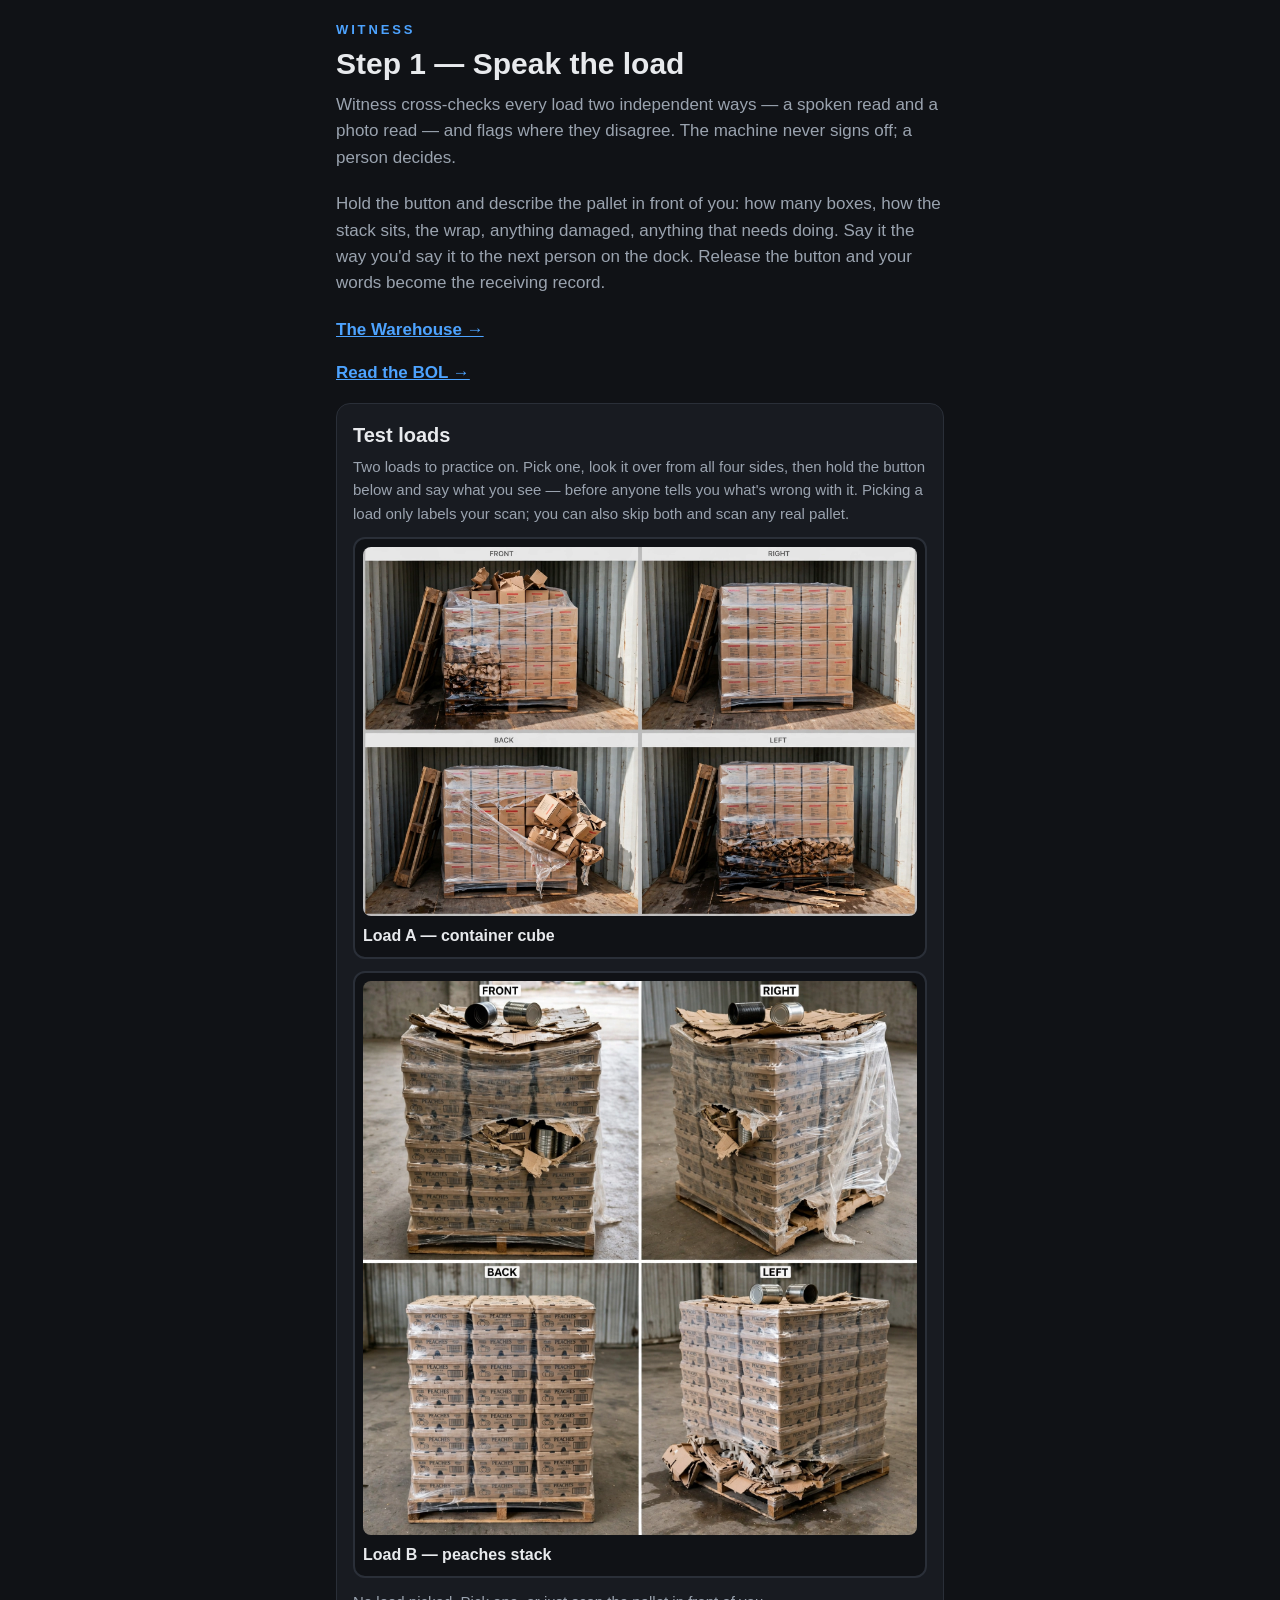
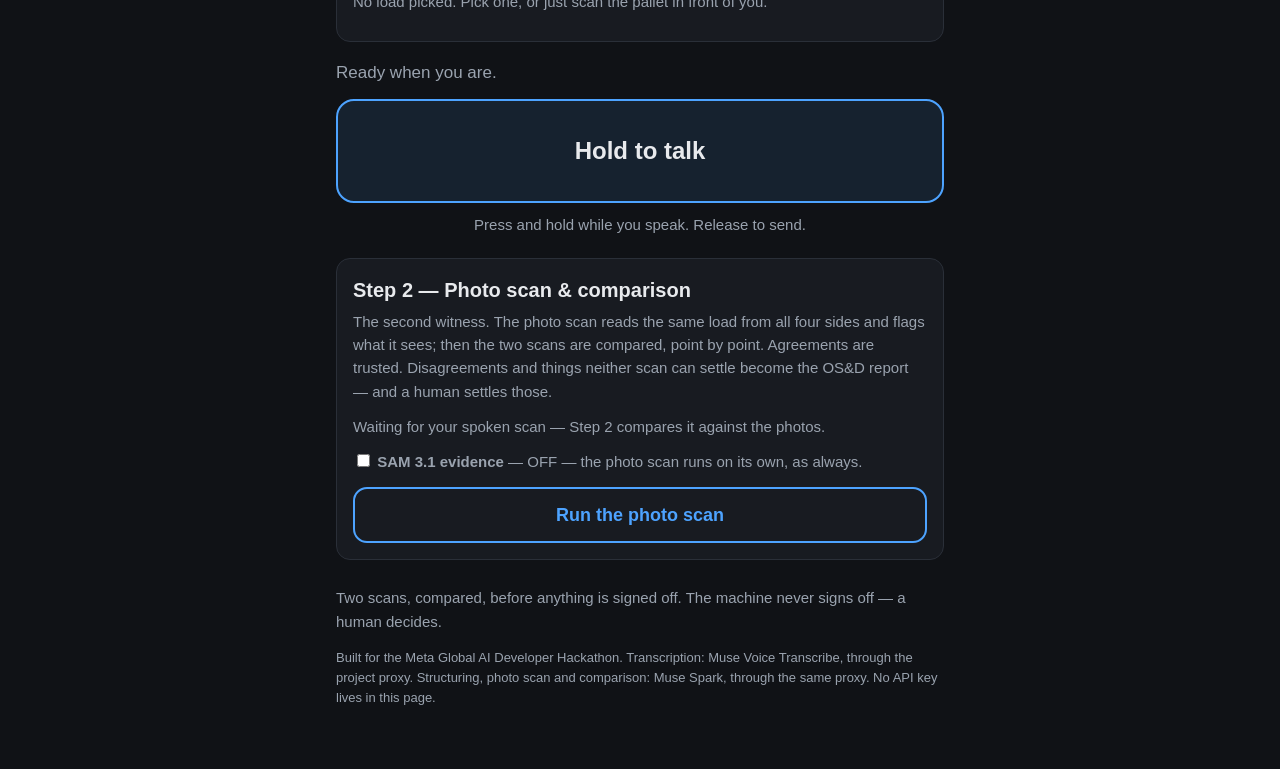
<file: index.html>
<!DOCTYPE html>
<html lang="en">
<head>
<meta charset="utf-8">
<meta name="viewport" content="width=device-width, initial-scale=1">
<title>Witness — the receiving cross-check</title>
<link rel="stylesheet" href="css/witness.css">
</head>
<body>
<main class="wrap">

  <header class="masthead">
    <p class="kicker">Witness</p>
    <h1>Step 1 — Speak the load</h1>
    <p class="lede">Witness cross-checks every load two independent ways — a spoken read and a photo read — and flags where they disagree. The machine never signs off; a person decides.</p>
    <p class="lede">Hold the button and describe the pallet in front of you:
    how many boxes, how the stack sits, the wrap, anything damaged, anything
    that needs doing. Say it the way you'd say it to the next person on the
    dock. Release the button and your words become the receiving record.</p>
    <p class="note"><a href="warehouse.html" style="color:#4da3ff;font-weight:700">The Warehouse →</a></p>
    <p class="note"><a href="bol.html" style="color:#4da3ff;font-weight:700">Read the BOL →</a></p>
  </header>

  <section id="loadsBox" class="panel">
    <h2>Test loads</h2>
    <p class="note">Two loads to practice on. Pick one, look it over from
    all four sides, then hold the button below and say what you see —
    before anyone tells you what's wrong with it. Picking a load only
    labels your scan; you can also skip both and scan any real pallet.</p>
    <button type="button" class="load" data-load="a" aria-pressed="false">
      <img src="test-data/photos/load-a-container-cube.webp" alt="Load A — a cube of cartons on a pallet inside a container, shown from the front, right, back and left">
      <span class="load-name">Load A — container cube</span>
    </button>
    <button type="button" class="load" data-load="b" aria-pressed="false">
      <img src="test-data/photos/load-b-peaches-stack.webp" alt="Load B — a tall stack of peach cartons on a pallet, shown from the front, right, back and left">
      <span class="load-name">Load B — peaches stack</span>
    </button>
    <p id="loadStatus" class="note load-status">No load picked. Pick one, or just scan the pallet in front of you.</p>
  </section>

  <p id="status" class="status" role="status">Ready when you are.</p>

  <button id="talkBtn" class="talk" type="button" aria-pressed="false">
    <span id="talkLabel">Hold to talk</span>
  </button>
  <p class="hint">Press and hold while you speak. Release to send.</p>

  <div id="errorBox" class="error" role="alert" hidden></div>

  <section id="transcriptBox" class="panel" hidden>
    <h2>Your spoken scan</h2>
    <p class="note">Exactly as transcribed — unedited. This is witness one.</p>
    <p id="transcriptText" class="transcript"></p>
  </section>

  <section id="recordBox" class="panel" hidden>
    <h2>Flags from your scan</h2>
    <p class="note">Everything in your words that sounds like it belongs
    in a receiving report — flagged, not sorted into fixed boxes. Each
    flag quotes you exactly; nothing is added and nothing is filled in
    for you.</p>
    <div id="flagsList" class="flags"></div>
    <p id="flagsEmpty" class="note" hidden>Nothing flagged in this scan.</p>
    <p id="flagsUnavailable" class="note" hidden>Flags unavailable for
    this scan. Your spoken scan above is still the record.</p>
    <button id="saveBtn" class="share" type="button" hidden>Save this scan</button>
    <div id="shareFallback" hidden>
      <p class="note">This browser can't share or copy directly — your
      scan is written out below so you can select it and copy it
      yourself.</p>
      <textarea id="shareText" class="share-text" readonly rows="12"></textarea>
    </div>
  </section>

  <section id="step2Box" class="panel" hidden>
    <h2>Step 2 — Photo scan &amp; comparison</h2>
    <p class="note">The second witness. The photo scan reads the same
    load from all four sides and flags what it sees; then the two scans
    are compared, point by point. Agreements are trusted. Disagreements
    and things neither scan can settle become the OS&amp;D report —
    and a human settles those.</p>
    <p id="photoStatus" class="note">Waiting for your spoken scan —
    Step 2 compares it against the photos.</p>
    <p class="note"><label><input type="checkbox" id="samToggle">
    <strong>SAM 3.1 evidence</strong></label> —
    <span id="samToggleState">OFF — the photo scan runs on its own, as always.</span></p>
    <button id="photoBtn" class="share" type="button">Run the photo scan</button>
    <div id="samFigure" hidden></div>
    <div id="photoFlags" hidden></div>
    <div id="verdicts" hidden></div>
    <div id="osdBox" hidden>
      <h3 class="subhead">OS&amp;D exception report</h3>
      <pre id="osdText" class="osd"></pre>
      <button id="osdSaveBtn" class="share" type="button">Save the OS&amp;D report</button>
      <div id="osdFallback" hidden>
        <p class="note">Saving didn't reach storage — the report is
        written out below so you can select it and copy it yourself.</p>
        <textarea id="osdTextCopy" class="share-text" readonly rows="14"></textarea>
      </div>
    </div>
  </section>

  <footer class="foot">
    <p>Two scans, compared, before anything is signed off. The machine
    never signs off — a human decides.</p>
    <p class="small">Built for the Meta Global AI Developer Hackathon.
    Transcription: Muse Voice Transcribe, through the project proxy.
    Structuring, photo scan and comparison: Muse Spark, through the
    same proxy. No API key lives in this page.</p>
  </footer>

</main>
<script src="js/voice.js"></script>
<script src="js/record.js"></script>
<script src="js/photo.js"></script>
</body>
</html>
</file>
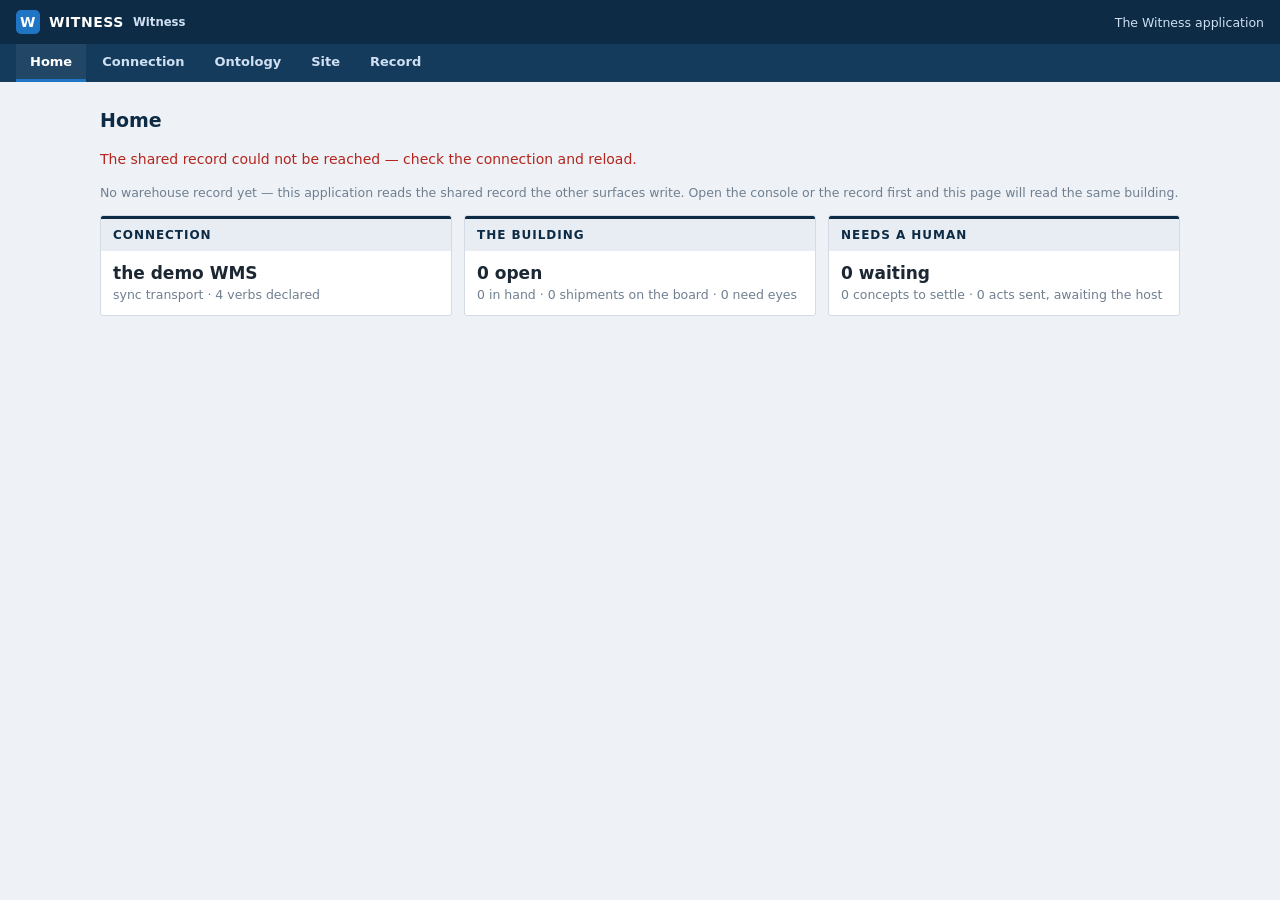
<file: app.html>
<!DOCTYPE html>
<html lang="en">
<head>
<meta charset="utf-8">
<meta name="viewport" content="width=device-width, initial-scale=1">
<title>Witness — The Application</title>
<link rel="stylesheet" href="css/witness-app.css">
</head>
<body class="app-body">

<div id="witness-app-nav"></div>

<main class="app-main" id="witness-app">

  <section class="app-screen" id="screen-home">
    <h2 class="app-h">Home</h2>
    <p class="app-note" id="home-note"></p>
    <p class="tile-sub" id="home-empty" style="display:none">No warehouse record yet — this application reads the shared record the other surfaces write. Open the console or the record first and this page will read the same building.</p>
    <div class="tile-grid">
      <div class="tile">
        <div class="tile-head">Connection</div>
        <div id="tile-connection"><div class="tile-sub">Reading the adapter…</div></div>
      </div>
      <div class="tile">
        <div class="tile-head">The building</div>
        <div id="tile-tasks"><div class="tile-sub">Reading the record…</div></div>
      </div>
      <div class="tile">
        <div class="tile-head">Needs a human</div>
        <div id="tile-human"><div class="tile-sub">Reading the record…</div></div>
      </div>
    </div>
  </section>

  <section class="app-screen" id="screen-connection" style="display:none">
    <h2 class="app-h">Connection — the client’s WMS</h2>
    <p class="app-lede">Witness does not replace the warehouse system. It connects to it: acts travel through the host’s own interfaces (never its database), and the host stays the system of record. This is the connection Witness is currently running on.</p>
    <div id="conn-profile"></div>
    <h3 class="app-h3">Host API key</h3>
    <p class="app-lede">The credential this connection presents to the host. It is entered hidden, and after saving it is only ever shown as a mask.</p>
    <p id="key-state"></p>
    <form id="key-form" class="app-form">
      <input type="password" id="key-input" autocomplete="off" placeholder="Paste the host API key" aria-label="Host API key">
      <button type="submit" class="btn">Save key</button>
      <button type="button" class="btn btn-quiet" id="key-remove" style="display:none">Remove</button>
    </form>
    <p class="app-note" id="key-note"></p>
    <p class="tile-sub">In this demonstration build the key is kept with the application’s configuration. A production deployment keeps it in the client’s own server-side secret store — never in the shared record, never on a screen.</p>
  </section>

  <section class="app-screen" id="screen-ontology" style="display:none">
    <h2 class="app-h">Ontology — what the building has learned</h2>
    <p class="app-lede">The ontology holds what this building is, what its words mean, and how this site runs. When the system meets a shape it cannot name, it learns it as a concept — detected, then described by the AI, then <b>settled by a person</b>. Settling happens here; it is the same writer the console uses, through a second door.</p>
    <label class="app-field">Settling as <input type="text" id="settle-as" placeholder="Your name" aria-label="Settling as"></label>
    <h3 class="app-h3">Waiting to be settled</h3>
    <div id="onto-awaiting"></div>
    <p class="app-note" id="onto-note"></p>
    <h3 class="app-h3">Settled</h3>
    <div id="onto-settled"></div>
    <h3 class="app-h3">Vocabulary — words the building has learned</h3>
    <div id="onto-vocab"></div>
  </section>

  <section class="app-screen" id="screen-site" style="display:none">
    <h2 class="app-h">Site — this client’s configuration</h2>
    <p class="app-lede">How this site runs is the client’s to settle, and it lives here — in the application, not in the WMS.</p>
    <form id="site-form" class="app-form">
      <label class="app-field">Site name <input type="text" id="site-name" placeholder="Shown in the header" aria-label="Site name"></label>
      <button type="submit" class="btn">Save</button>
    </form>
    <p class="app-note" id="site-note"></p>
    <p class="tile-sub">The site’s operating choices — what a completion must mean here, how concrete it has to be, the knobs a manager should own — land on this screen as the configuration layer is built. Nothing here pretends to work before it does.</p>
  </section>

</main>

<script src="data/world.js"></script>
<script src="data/kitchen-world.js"></script>
<script src="js/world-select.js"></script>
<script src="js/engine.js"></script>
<script src="js/ontology.js"></script>
<script src="js/adapter.js"></script>
<script src="js/state.js"></script>
<script src="js/witness-app.js"></script>
</body>
</html>
</file>
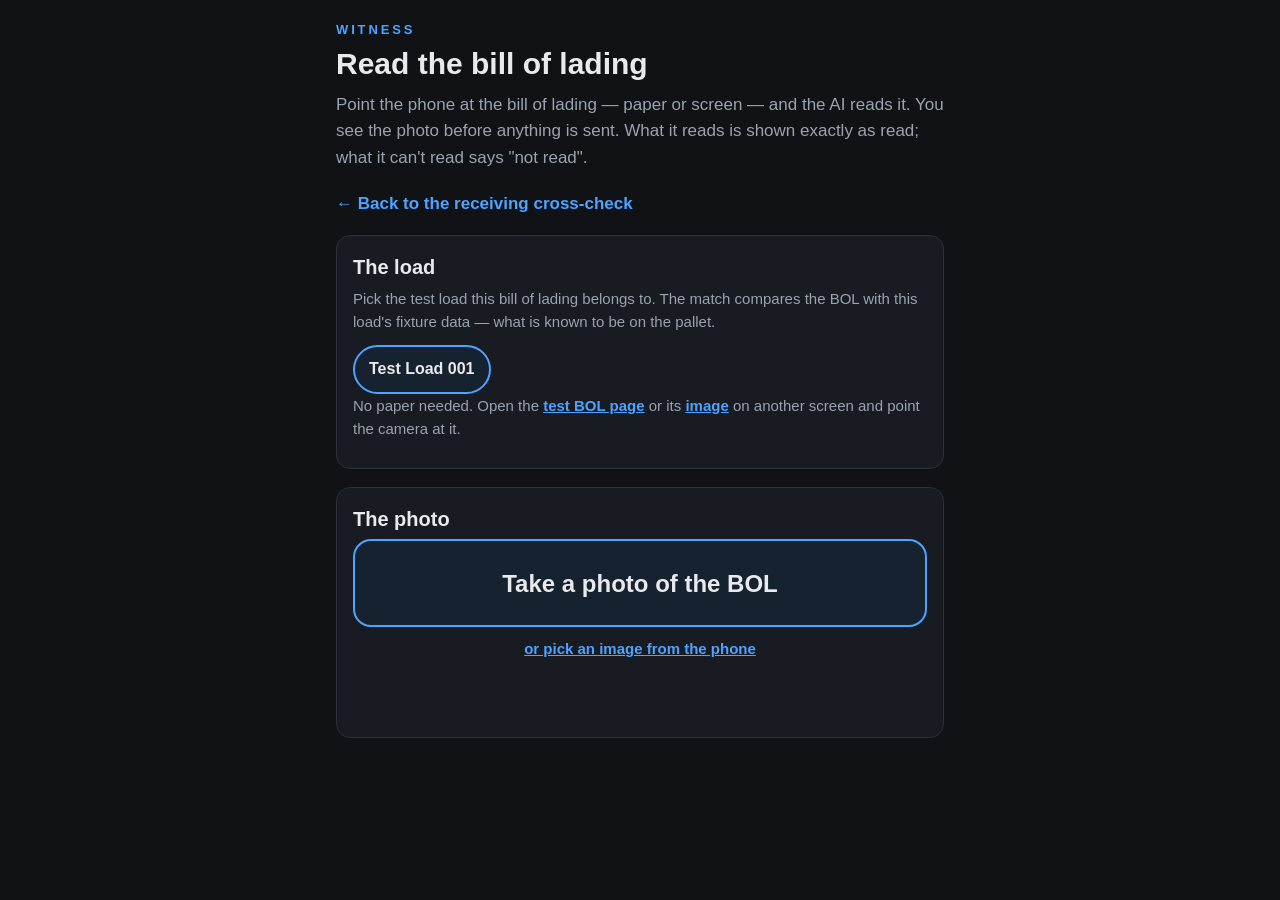
<file: bol.html>
<!DOCTYPE html>
<html lang="en">
<head>
<meta charset="utf-8">
<meta name="viewport" content="width=device-width, initial-scale=1">
<title>Witness — Read the bill of lading</title>
<link rel="stylesheet" href="css/witness.css">
<link rel="stylesheet" href="css/warehouse.css">
<link rel="stylesheet" href="css/bol.css">
</head>
<body>
<main class="wrap">

  <header class="masthead">
    <p class="kicker">Witness</p>
    <h1>Read the bill of lading</h1>
    <p class="lede">Point the phone at the bill of lading — paper or screen —
    and the AI reads it. You see the photo before anything is sent. What it
    reads is shown exactly as read; what it can't read says "not read".</p>
    <p class="note"><a class="backlink" href="index.html">← Back to the receiving cross-check</a></p>
  </header>

  <section class="panel" id="loadBox">
    <h2>The load</h2>
    <p class="note">Pick the test load this bill of lading belongs to. The
    match compares the BOL with this load's fixture data — what is known to
    be on the pallet.</p>
    <div class="chips" id="loadChips"></div>
    <p class="note bol-fixture">No paper needed. Open the
      <a href="test-data/bol-test-load-001.html" target="_blank" rel="noopener">test BOL page</a>
      or its <a href="test-data/bol-test-load-001.png" target="_blank" rel="noopener">image</a>
      on another screen and point the camera at it.</p>
  </section>

  <section class="panel" id="captureBox">
    <h2>The photo</h2>
    <input id="camInput" class="bol-file" type="file" accept="image/*" capture="environment">
    <label class="talk bol-btn" for="camInput">Take a photo of the BOL</label>
    <input id="fileInput" class="bol-file" type="file" accept="image/*">
    <p class="hint"><label class="bol-pick" for="fileInput">or pick an image from the phone</label></p>

    <figure id="previewBox" class="bol-preview" hidden>
      <img id="preview" alt="The photo of the bill of lading that will be sent">
      <figcaption class="note" id="previewNote"></figcaption>
    </figure>
    <button type="button" id="readBtn" class="crosscheck-btn bol-read" hidden>Read this BOL</button>
    <p id="status" class="status" role="status" aria-live="polite"></p>
    <div id="error" class="error" role="alert" hidden></div>
  </section>

  <section class="panel" id="saysBox" hidden>
    <h2>What the BOL says</h2>
    <p class="note">Exactly as read from the photo.</p>
    <ul class="bol-lines" id="saysList"></ul>
  </section>

  <section class="panel" id="matchBox" hidden>
    <h2>The match</h2>
    <p class="note" id="matchAgainst"></p>
    <p class="bol-summary" id="matchSummary"></p>
    <h3 class="heard-label">The pallet against the BOL</h3>
    <ul class="bol-lines" id="countList"></ul>
    <h3 class="heard-label">The BOL against the one on file</h3>
    <ul class="bol-lines" id="idList"></ul>
    <p class="note bol-law">Findings, not a decision. A person decides what
    happens to this load.</p>
    <button type="button" id="saveBtn" class="crosscheck-btn">Save with the load's record</button>
    <p id="saveStatus" class="status" role="status" aria-live="polite"></p>
  </section>

</main>
<script src="data/kitchen-world.js"></script>
<script src="js/world-select.js"></script>
<script src="data/bol-loads.js"></script>
<script src="js/bol.js"></script>
<script src="js/bol-page.js"></script>
</body>
</html>
</file>
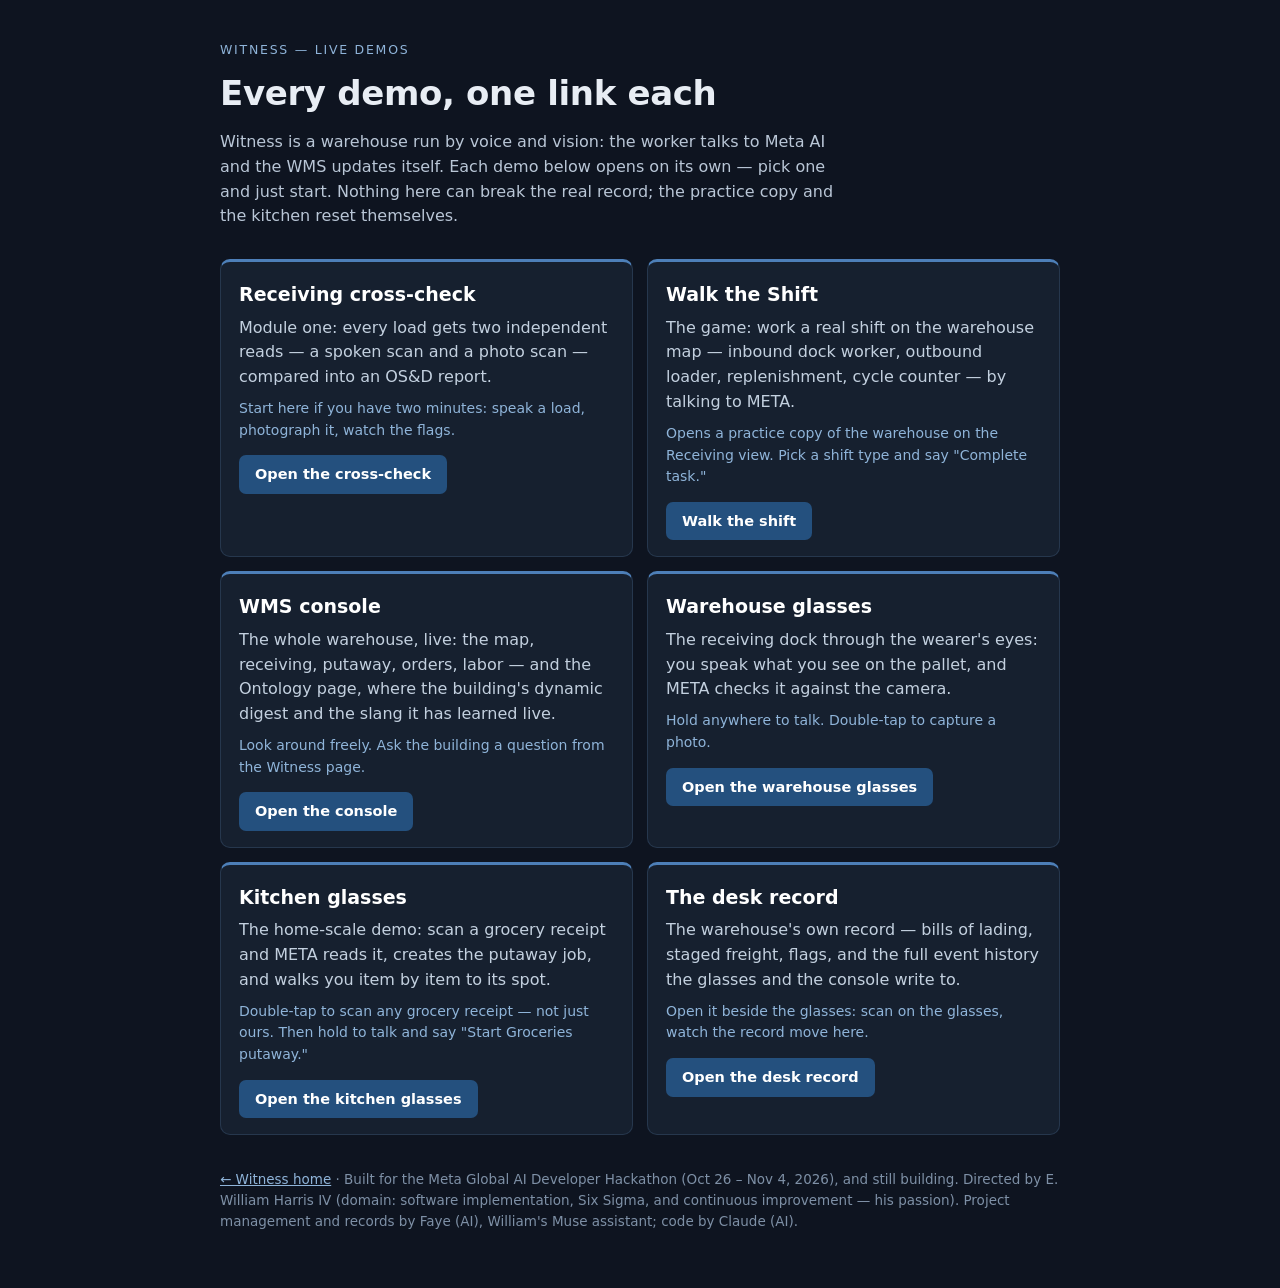
<file: demos.html>
<!DOCTYPE html>
<html lang="en">
<head>
<meta charset="UTF-8">
<meta name="viewport" content="width=device-width, initial-scale=1.0">
<title>Witness — Demos</title>
<style>
  * { box-sizing: border-box; }
  body { margin: 0; background: #0e1420; color: #e8edf4; font: 16px/1.55 system-ui, -apple-system, "Segoe UI", sans-serif; }
  .wrap { max-width: 880px; margin: 0 auto; padding: 40px 20px 56px; }
  .kicker { color: #8fb4d9; font-size: 12.5px; letter-spacing: .14em; text-transform: uppercase; margin: 0 0 8px; }
  h1 { font-size: 34px; margin: 0 0 10px; letter-spacing: -.01em; }
  .lede { color: #b9c6d6; max-width: 62ch; margin: 0 0 30px; }
  .grid { display: grid; grid-template-columns: 1fr 1fr; gap: 14px; }
  @media (max-width: 640px) { .grid { grid-template-columns: 1fr; } }
  .card { background: #16202f; border: 1px solid #26374d; border-top: 3px solid #4d7fb8; border-radius: 10px; padding: 18px 18px 16px; }
  .card h2 { font-size: 19px; margin: 0 0 6px; }
  .card h2 a { color: #fff; text-decoration: none; }
  .card h2 a:hover { text-decoration: underline; }
  .what { color: #c3d0df; margin: 0 0 8px; }
  .do { color: #8fb4d9; font-size: 14px; margin: 0 0 14px; }
  .open { display: inline-block; background: #24507e; color: #fff; text-decoration: none; font-weight: 600;
          padding: 8px 16px; border-radius: 7px; font-size: 14.5px; }
  .open:hover { background: #2d639c; }
  footer { margin-top: 34px; color: #7e90a6; font-size: 13.5px; }
  footer a { color: #8fb4d9; }
</style>
</head>
<body>
<div class="wrap">
  <p class="kicker">Witness — live demos</p>
  <h1>Every demo, one link each</h1>
  <p class="lede">Witness is a warehouse run by voice and vision: the worker talks to Meta AI and the WMS updates itself. Each demo below opens on its own — pick one and just start. Nothing here can break the real record; the practice copy and the kitchen reset themselves.</p>

  <div class="grid">
    <div class="card">
      <h2><a href="index.html">Receiving cross-check</a></h2>
      <p class="what">Module one: every load gets two independent reads — a spoken scan and a photo scan — compared into an OS&amp;D report.</p>
      <p class="do">Start here if you have two minutes: speak a load, photograph it, watch the flags.</p>
      <a class="open" href="index.html">Open the cross-check</a>
    </div>

    <div class="card">
      <h2><a href="wms.html?practice=1#/receiving">Walk the Shift</a></h2>
      <p class="what">The game: work a real shift on the warehouse map — inbound dock worker, outbound loader, replenishment, cycle counter — by talking to META.</p>
      <p class="do">Opens a practice copy of the warehouse on the Receiving view. Pick a shift type and say "Complete task."</p>
      <a class="open" href="wms.html?practice=1#/receiving">Walk the shift</a>
    </div>

    <div class="card">
      <h2><a href="wms.html">WMS console</a></h2>
      <p class="what">The whole warehouse, live: the map, receiving, putaway, orders, labor — and the Ontology page, where the building's dynamic digest and the slang it has learned live.</p>
      <p class="do">Look around freely. Ask the building a question from the Witness page.</p>
      <a class="open" href="wms.html">Open the console</a>
    </div>

    <div class="card">
      <h2><a href="glasses.html">Warehouse glasses</a></h2>
      <p class="what">The receiving dock through the wearer's eyes: you speak what you see on the pallet, and META checks it against the camera.</p>
      <p class="do">Hold anywhere to talk. Double-tap to capture a photo.</p>
      <a class="open" href="glasses.html">Open the warehouse glasses</a>
    </div>

    <div class="card">
      <h2><a href="glasses.html?world=kitchen">Kitchen glasses</a></h2>
      <p class="what">The home-scale demo: scan a grocery receipt and META reads it, creates the putaway job, and walks you item by item to its spot.</p>
      <p class="do">Double-tap to scan any grocery receipt — not just ours. Then hold to talk and say "Start Groceries putaway."</p>
      <a class="open" href="glasses.html?world=kitchen">Open the kitchen glasses</a>
    </div>

    <div class="card">
      <h2><a href="warehouse.html">The desk record</a></h2>
      <p class="what">The warehouse's own record — bills of lading, staged freight, flags, and the full event history the glasses and the console write to.</p>
      <p class="do">Open it beside the glasses: scan on the glasses, watch the record move here.</p>
      <a class="open" href="warehouse.html">Open the desk record</a>
    </div>
  </div>

  <footer>
    <a href="index.html">← Witness home</a> · Built for the Meta Global AI Developer Hackathon (Oct 26 – Nov 4, 2026), and still building.
    Directed by E. William Harris IV (domain: software implementation, Six Sigma, and continuous improvement — his passion). Project management and records by Faye (AI), William's Muse assistant; code by Claude (AI).
  </footer>
</div>
</body>
</html>
</file>
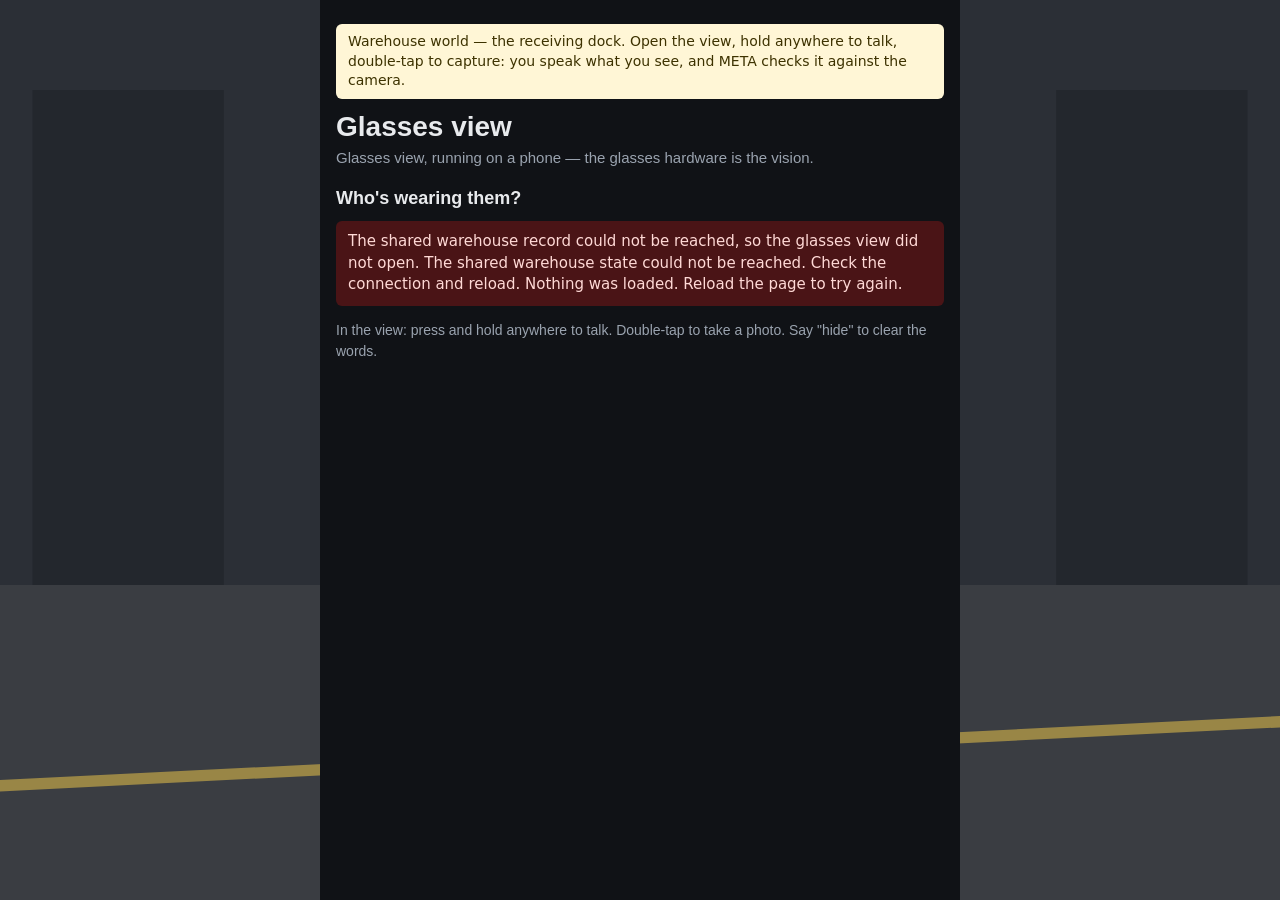
<file: glasses.html>
<!DOCTYPE html>
<html lang="en">
<head>
<meta charset="utf-8">
<meta name="viewport" content="width=device-width, initial-scale=1, viewport-fit=cover">
<meta name="theme-color" content="#000000">
<title>Witness — Glasses view</title>
<link rel="stylesheet" href="css/glasses.css">
</head>
<body>

<!-- The room: the rear camera, or a drawn scene when the camera is off. -->
<div class="room" aria-hidden="true">
  <video id="cam" playsinline muted autoplay hidden></video>
  <svg id="scene" xmlns="http://www.w3.org/2000/svg" viewBox="0 0 1200 800" preserveAspectRatio="xMidYMid slice">
    <rect width="1200" height="800" fill="#2b2f36"/>
    <rect y="520" width="1200" height="280" fill="#3a3d42"/>
    <line x1="0" y1="700" x2="1200" y2="640" stroke="#d9b84a" stroke-width="10" opacity="0.6"/>
    <rect x="60" y="80" width="170" height="440" fill="#23272d"/>
    <rect x="970" y="80" width="170" height="440" fill="#23272d"/>
    <g>
      <rect x="380" y="560" width="440" height="34" fill="#8a6a43"/>
      <rect x="390" y="594" width="40" height="22" fill="#6e5434"/>
      <rect x="580" y="594" width="40" height="22" fill="#6e5434"/>
      <rect x="770" y="594" width="40" height="22" fill="#6e5434"/>
      <g fill="#c79a5b" stroke="#8c6a3b" stroke-width="3">
        <rect x="390" y="440" width="140" height="120"/><rect x="530" y="440" width="140" height="120"/><rect x="670" y="440" width="140" height="120"/>
        <rect x="390" y="320" width="140" height="120"/><rect x="530" y="320" width="140" height="120"/><rect x="670" y="320" width="140" height="120"/>
        <rect x="405" y="200" width="140" height="120" transform="rotate(-3 475 260)"/><rect x="545" y="200" width="140" height="120"/>
      </g>
      <path d="M690 330 l40 30 l-25 25 z" fill="#5a4326" opacity="0.8"/>
      <rect x="385" y="320" width="430" height="240" fill="#ffffff" opacity="0.08"/>
    </g>
  </svg>
</div>

<!-- Start screen: plain, before the view opens. -->
<section id="start" class="start">
  <h1>Glasses view</h1>
  <p class="start-line">Glasses view, running on a phone — the glasses hardware is the vision.</p>
  <h2>Who's wearing them?</h2>
  <div id="pickList" class="pick-list"></div>
  <button id="openBtn" class="open-btn" type="button">Open the view</button>
  <p class="start-help">In the view: press and hold anywhere to talk. Double-tap to take a photo.
  Say "hide" to clear the words.</p>
  <p class="start-help" id="wakeLine"></p>
</section>

<!-- The view: the camera, fused, edge to edge; floating words only.
     Left side = the wearer's elements. Right side = META's. -->
<main id="view" class="hud" hidden>
  <div class="side side-left">
    <div class="side-top">
      <span id="chipTask" class="chip chip-task" hidden></span>
      <span id="chipItem" class="chip chip-item" hidden></span>
      <span id="chipBin" class="chip chip-bin" hidden></span>
    </div>
    <div class="side-bottom">
      <p id="padHint" class="pad-hint" hidden><span id="hint-talk">talk</span> <span id="hint-capture">capture</span></p>
      <p id="cue" class="cue" hidden></p>
      <p id="youText" class="you fadeable" hidden aria-live="polite"></p>
    </div>
  </div>
  <div class="side side-right">
    <div class="side-top">
      <img id="capture" class="capture" alt="" hidden>
    </div>
    <div class="side-bottom fadeable">
      <p id="employee" class="employee" hidden><span id="empName"></span> / <span id="empPlace"></span> / <span id="empStatus"></span></p>
      <p id="metaLine" class="meta" hidden aria-live="polite"><span class="meta-tag">META:</span> <span id="metaText"></span></p>
    </div>
  </div>
  <span id="talkKey" hidden></span>
</main>

<script src="data/world.js"></script>
<script src="data/kitchen-world.js"></script>
<script src="js/world-select.js"></script>
<script src="js/engine.js"></script>
<script src="js/converse.js"></script>
<script src="js/warehouse-mic.js"></script>
<script src="js/bol.js"></script>
<script src="js/kitchen.js"></script>
<script src="js/glasses-state.js" data-boot="js/glasses.js js/recorder.js js/glasses-help.js"></script>
</body>
</html>
</file>
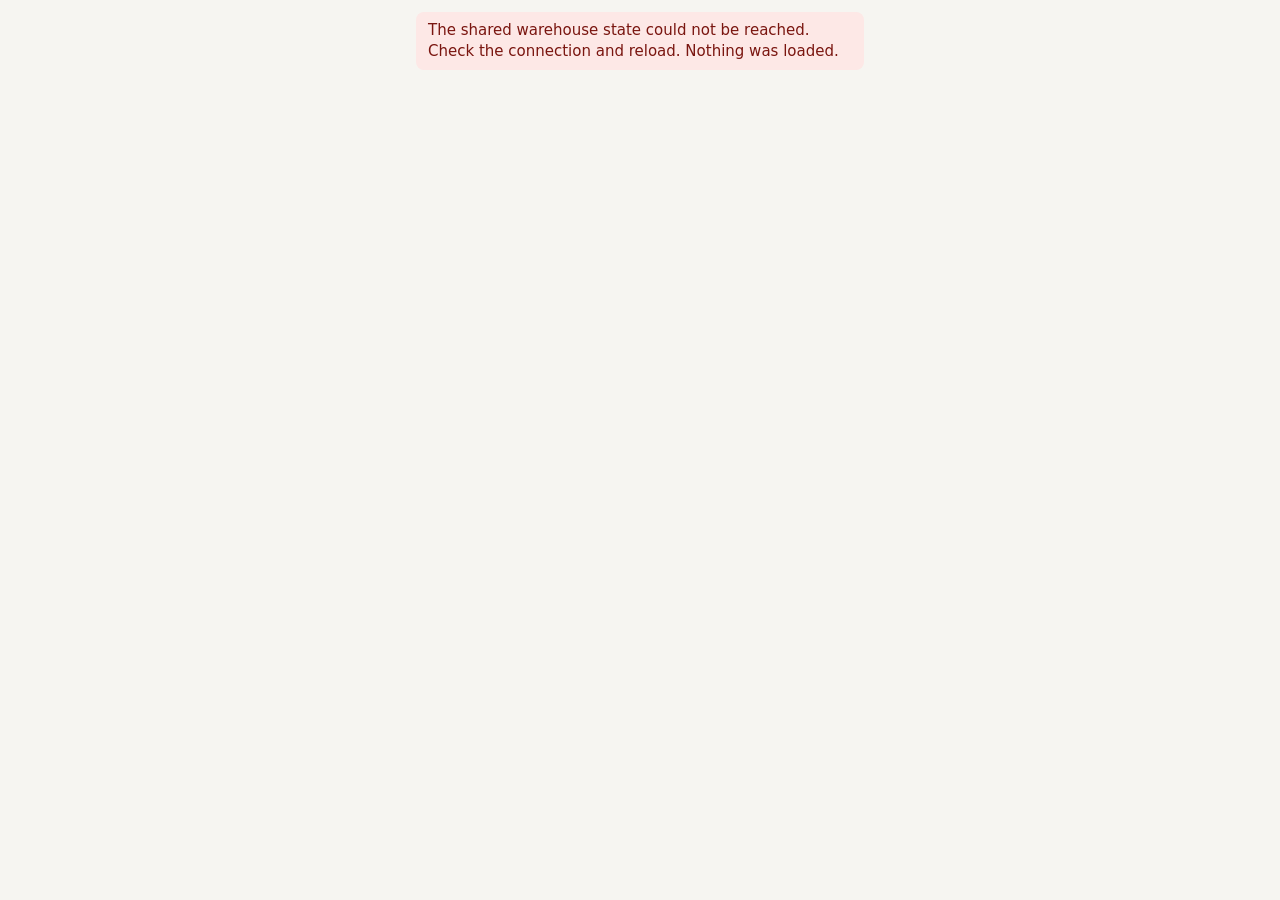
<file: phone.html>
<!DOCTYPE html>
<html lang="en">
<head>
<meta charset="utf-8">
<meta name="viewport" content="width=device-width, initial-scale=1, viewport-fit=cover">
<meta name="color-scheme" content="light dark">
<title>Witness — Phone</title>
<link rel="stylesheet" href="css/phone.css">
</head>
<body>
<main class="ph">

  <!-- The phone is a communicator to the AI: it talks, captures,
       and (later) summons. It hosts no WMS workflow. The full record
       lives on the desk. -->

  <p id="phMsg" class="ph-msg" role="status" aria-live="polite">Loading the shared warehouse…</p>

  <!-- Who am I: one tap, remembered for this page session only. -->
  <section id="phWho" class="ph-who" hidden>
    <p class="ph-ask">Who are you?</p>
    <div id="phNames" class="ph-names"></div>
  </section>

  <!-- Everything below shows once you've picked who you are. -->
  <section id="phLive" hidden>

    <!-- Glance header: the task in hand as a chip — Task # and Bin #. Nothing else persistent. -->
    <header class="ph-glance">
      <span id="chipTask" class="ph-chip" hidden></span>
      <span id="chipBin" class="ph-chip" hidden></span>
      <button type="button" id="phMe" class="ph-me" aria-label="Change who you are"></button>
    </header>

    <!-- Talk -->
    <button type="button" id="phTalk" class="ph-talk" aria-pressed="false"><span id="phTalkLabel">Hold to talk</span></button>
    <form id="phTypeForm" class="ph-type" autocomplete="off">
      <input id="phTypeInput" type="text" enterkeyhint="send" aria-label="Or type it">
      <button type="submit" id="phTypeBtn">Send</button>
    </form>

    <!-- The moment, not the archive: what was heard, what came back. Clipped. -->
    <div id="phTurn" class="ph-turn" hidden>
      <p id="phHeard" class="ph-heard"></p>
      <p id="phReply" class="ph-reply"></p>
      <div id="phAskMore" hidden>
        <p id="phCheck" class="ph-small"></p>
        <p class="ph-law">A proposal, not a decision. Nothing was moved.</p>
        <details class="ph-more">
          <summary>The numbers behind it</summary>
          <div id="phZones"></div>
        </details>
      </div>
    </div>

    <!-- Capture -->
    <input id="phCam" class="ph-file" type="file" accept="image/*" capture="environment">
    <label for="phCam" class="ph-cam">Capture</label>
    <figure id="phShot" class="ph-shot" hidden>
      <img id="phShotImg" alt="The photo just captured">
    </figure>
    <ul id="phFlags" class="ph-flags" hidden></ul>
    <button type="button" id="phSave" class="ph-save" hidden>Save</button>

  </section>

</main>
<script src="data/world.js"></script>
<script src="js/engine.js"></script>
<script src="js/gate.js"></script>
<script src="js/converse.js"></script>
<script src="js/state.js"></script>
<script src="js/warehouse-mic.js"></script>
<script src="js/phone.js"></script>
</body>
</html>
</file>
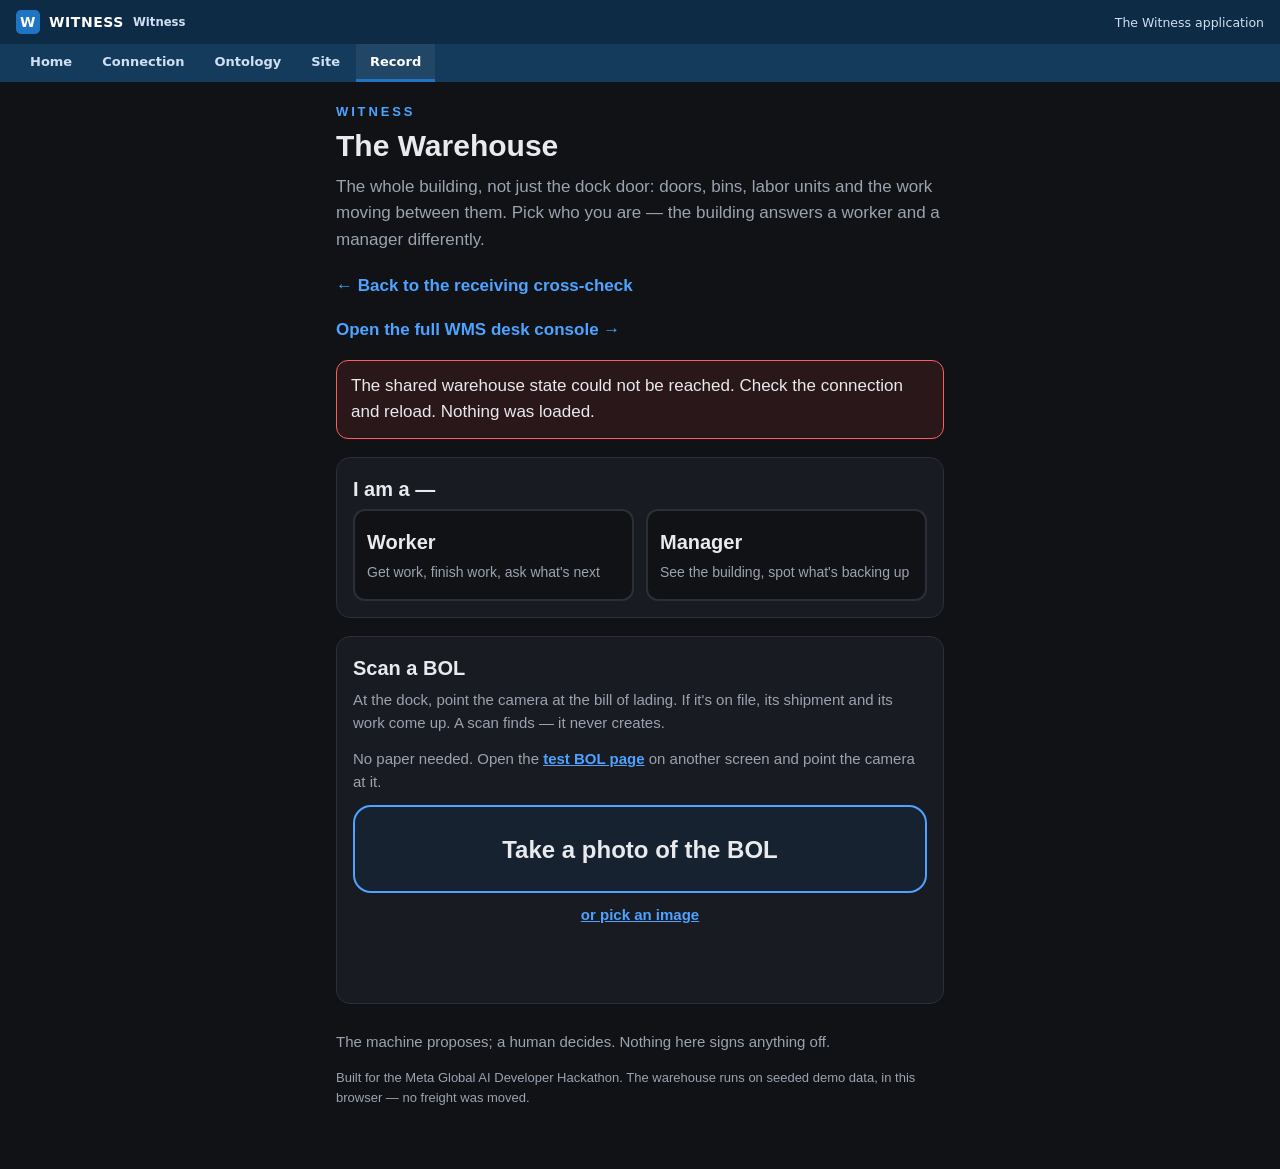
<file: warehouse.html>
<!DOCTYPE html>
<html lang="en">
<head>
<meta charset="utf-8">
<meta name="viewport" content="width=device-width, initial-scale=1">
<title>Witness — The Warehouse</title>
<link rel="stylesheet" href="css/witness.css">
<link rel="stylesheet" href="css/warehouse.css">
<link rel="stylesheet" href="css/bol.css">
<link rel="stylesheet" href="css/witness-app.css">
</head>
<body>
<div id="witness-app-nav"></div>
<main class="wrap">

  <header class="masthead">
    <p class="kicker">Witness</p>
    <h1>The Warehouse</h1>
    <p class="lede">The whole building, not just the dock door: doors,
    bins, labor units and the work moving between them. Pick who you
    are — the building answers a worker and a manager differently.</p>
    <p class="note"><a class="backlink" href="index.html">← Back to the receiving cross-check</a></p>
    <p class="note"><a class="backlink" href="wms.html">Open the full WMS desk console →</a></p>
  </header>
  <p id="stateMsg" class="status" role="status" aria-live="polite" hidden></p>

  <section class="panel" id="roleBox">
    <h2>I am a —</h2>
    <div class="rolepick">
      <button type="button" class="rolecard" id="roleWorker">Worker
        <span class="role-sub">Get work, finish work, ask what's next</span>
      </button>
      <button type="button" class="rolecard" id="roleManager">Manager
        <span class="role-sub">See the building, spot what's backing up</span>
      </button>
    </div>
  </section>

  <!-- ==================== SCAN A BOL (warehouse world) ==================== -->
  <section class="panel" id="summonBox" hidden>
    <h2>Scan a BOL</h2>
    <p class="note">At the dock, point the camera at the bill of lading.
    If it's on file, its shipment and its work come up. A scan finds —
    it never creates.</p>
    <p class="note bol-fixture">No paper needed. Open the
      <a href="test-data/bol-test-load-001.html" target="_blank" rel="noopener">test BOL page</a>
      on another screen and point the camera at it.</p>
    <input id="summonCam" class="bol-file" type="file" accept="image/*" capture="environment">
    <label class="talk bol-btn" for="summonCam">Take a photo of the BOL</label>
    <input id="summonFile" class="bol-file" type="file" accept="image/*">
    <p class="hint"><label class="bol-pick" for="summonFile">or pick an image</label></p>
    <figure id="summonPreviewBox" class="bol-preview" hidden>
      <img id="summonPreview" alt="The photo of the bill of lading that will be sent">
      <figcaption class="note" id="summonPreviewNote"></figcaption>
    </figure>
    <button type="button" id="summonReadBtn" class="crosscheck-btn bol-read" hidden>Find this BOL</button>
    <p id="summonStatus" class="status" role="status" aria-live="polite"></p>
    <div id="summonError" class="error" role="alert" hidden></div>

    <div id="summonResult" hidden>
      <p id="summonHeadline" class="bol-summary"></p>
      <div id="summonFound" hidden>
        <p id="summonShip" class="note"></p>
        <h3 class="heard-label">Next open task</h3>
        <p id="summonNextTitle" class="summon-next"></p>
        <p id="summonNextDetail" class="note"></p>
        <h3 class="heard-label">The task chain</h3>
        <ul class="bol-lines" id="summonChain"></ul>
        <h3 class="heard-label">The paper against the file copy</h3>
        <p class="note" id="summonAgainst"></p>
        <p class="note" id="summonSummary"></p>
        <ul class="bol-lines" id="summonCounts"></ul>
        <ul class="bol-lines" id="summonIds"></ul>
      </div>
      <details class="ask-evidence">
        <summary>What the BOL says, exactly as read</summary>
        <ul class="bol-lines" id="summonSays"></ul>
      </details>
      <p id="summonAsOf" class="note bol-law"></p>
    </div>
  </section>

  <!-- ======================= WORKER ======================= -->
  <div id="workerView" hidden>

    <section class="panel">
      <h2>Who's working</h2>
      <p class="note">Tap your name. Your zone decides which work
      reaches you first.</p>
      <div id="nameChips" class="chips"></div>
    </section>

    <section class="panel" id="taskBox">
      <h2>Your task</h2>
      <div id="taskCard"></div>
      <button id="nextBtn" class="share" type="button">What's next?</button>
    </section>

    <section class="panel" id="workerTalkBox">
      <h2>Talk to the queue</h2>
      <p class="note">Hold the button and talk. Say "done — what's
      next?", "what's next?", or say what the problem is. The buttons
      above still do the same thing.</p>
      <button id="workerTalk" class="talk wh-talk" type="button" aria-pressed="false"><span id="workerTalkLabel">Hold to talk</span></button>
      <p id="workerTalkStatus" class="status wh-status"></p>
      <p id="workerTalkError" class="error" hidden></p>
      <div id="workerHeard" class="heard" hidden>
        <p class="heard-label">You said</p>
        <p id="workerHeardText" class="heard-text"></p>
        <p class="heard-label">What the system did</p>
        <div id="workerReply" class="heard-reply"></div>
      </div>
      <label class="ask-label problem-label" for="problemInput">Or type a problem</label>
      <div class="problem-row">
        <input id="problemInput" class="ask-input" type="text" placeholder="Pallet spilled at Inbound Door 2">
        <button id="problemBtn" class="share problem-btn" type="button">Report</button>
      </div>
    </section>

    <section class="panel">
      <h2>Up next in your zone</h2>
      <div id="upNext"></div>
      <div id="workerHolds"></div>
    </section>

  </div>

  <!-- ======================= MANAGER ======================= -->
  <div id="managerView" hidden>

    <section class="panel">
      <h2>Dock doors</h2>
      <div id="doorsRow" class="chips"></div>
    </section>

    <section class="panel" id="bottleneckBox">
      <h2>Bottleneck watch</h2>
      <p id="bottleneckText" class="bottleneck-line"></p>
    </section>

    <section class="panel" id="askBox">
      <h2>Ask the building</h2>
      <p class="note">Ask in your own words. The answer comes only from
      this building's live numbers — they're shown under it. It
      proposes. You decide.</p>
      <button type="button" class="example-q" id="exampleQ">What's a bottleneck that's coming up soon, and how can I move labor to fix it?</button>
      <label class="ask-label" for="askInput">Your question</label>
      <textarea id="askInput" class="ask-input" rows="3" placeholder="Where's it backing up? Who should I move?"></textarea>
      <div class="ask-row">
        <button id="askBtn" class="share ask-btn" type="button">Ask</button>
        <button id="managerTalk" class="share ask-talk" type="button" aria-pressed="false"><span id="managerTalkLabel">Hold to say it</span></button>
      </div>
      <p id="askStatus" class="status wh-status"></p>
      <p id="askError" class="error" hidden></p>
      <div id="askAnswer" class="ask-answer" hidden>
        <p class="heard-label">You asked</p>
        <p id="askAsked" class="heard-text"></p>
        <p class="heard-label">Answer</p>
        <div id="askText" class="ask-text"></div>
        <p class="heard-label">The numbers behind it</p>
        <div id="askZones" class="ask-zones"></div>
        <p id="askCheck" class="ask-check"></p>
        <p class="ask-law">A proposal, not a decision. Nothing was moved.</p>
        <details class="ask-evidence">
          <summary>Everything it was given</summary>
          <pre id="askEvidence" class="evidence"></pre>
        </details>
      </div>
    </section>

    <section class="panel">
      <h2>Inbound</h2>
      <p class="note">Every truck, where it is in the work. Tap
      "Truck's here" when an expected truck backs in.</p>
      <p id="inboundMsg" class="error" hidden></p>
      <div id="inboundList"></div>
    </section>

    <section class="panel">
      <h2>Outbound orders</h2>
      <p class="note">Reserved against what's really in the bins. A line
      that can't be filled says so.</p>
      <div id="ordersList"></div>
    </section>

    <section class="panel">
      <h2>Holds</h2>
      <p class="note">Held stock isn't picked, moved or put away until
      you release it. Workers see it.</p>
      <div id="holdsList"></div>
      <label class="ask-label" for="holdTarget">Hold a bin or a pallet</label>
      <select id="holdTarget" class="ask-input"></select>
      <label class="ask-label" for="holdReason">Why</label>
      <input id="holdReason" class="ask-input" type="text" placeholder="Pallet leaning">
      <button id="holdBtn" class="share" type="button">Put on hold</button>
      <p id="holdMsg" class="status wh-status"></p>
    </section>

    <section class="panel">
      <h2>Add an update to a task</h2>
      <p class="note">Records stay open. If a load goes bad after the
      scan, the update rides the same task.</p>
      <label class="ask-label" for="updateTask">Task</label>
      <select id="updateTask" class="ask-input"></select>
      <label class="ask-label" for="updateText">What happened</label>
      <input id="updateText" class="ask-input" type="text" placeholder="Forklift down in B">
      <button id="updateBtn" class="share" type="button">Add update</button>
      <p id="updateMsg" class="status wh-status"></p>
    </section>

    <section class="panel">
      <h2>Shift summary</h2>
      <p class="note">Counted from the records. Nobody writes this up.</p>
      <div id="shiftSummary"></div>
    </section>

    <section class="panel">
      <h2>Zones</h2>
      <div id="zoneCards"></div>
    </section>

    <section class="panel">
      <h2>Labor units</h2>
      <div id="laborList"></div>
    </section>

    <section class="panel">
      <h2>Records</h2>
      <p class="note">What got done, in the order it happened —
      latest first.</p>
      <div id="recordsList"></div>
    </section>

    <section class="panel">
      <h2>Demo controls</h2>
      <p class="note">This building is a seeded demo warehouse. Reset
      puts every pallet, bin and task back where the day started.</p>
      <button id="resetBtn" class="share" type="button">Reset the demo warehouse</button>
    </section>

  </div>

  <footer class="foot">
    <p>The machine proposes; a human decides. Nothing here signs
    anything off.</p>
    <p class="small">Built for the Meta Global AI Developer Hackathon.
    The warehouse runs on seeded demo data, in this browser — no
    freight was moved.</p>
  </footer>

</main>
<script src="data/world.js"></script>
<script src="data/kitchen-world.js"></script>
<script src="js/world-select.js"></script>
<script src="js/engine.js"></script>
<script src="js/gate.js"></script>
<script src="js/converse.js"></script>
<script src="js/state.js"></script>
<script src="js/warehouse-mic.js"></script>
<script src="js/warehouse-ui.js"></script>
<script src="js/bol.js"></script>
<script src="js/summon.js"></script>
<script src="js/summon-page.js"></script>
<script src="js/witness-app.js"></script>
</body>
</html>
</file>
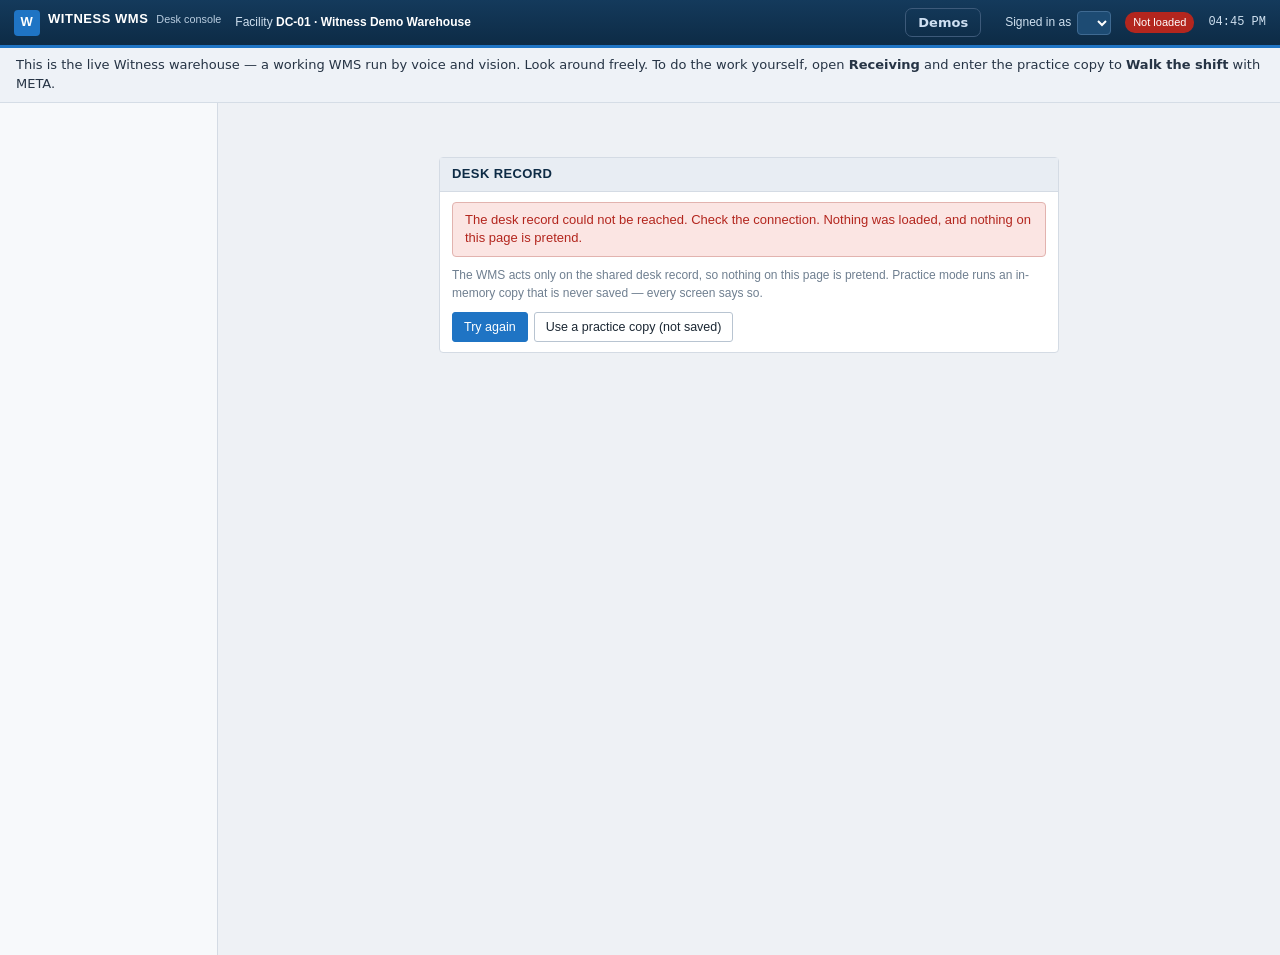
<file: wms.html>
<!DOCTYPE html>
<html lang="en">
<head>
<meta charset="utf-8">
<meta name="viewport" content="width=device-width, initial-scale=1">
<title>Witness WMS — Desk Console</title>
<link rel="stylesheet" href="css/wms.css">
<link rel="stylesheet" href="css/wms-map.css">
<link rel="stylesheet" href="css/wms-witness.css">
<link rel="stylesheet" href="css/wms-flow.css">
<link rel="stylesheet" href="css/wms-design.css">
</head>
<body>

<header class="topbar">
  <button type="button" class="menu-btn" id="menuBtn" aria-label="Menu">☰</button>
  <div class="brand"><span class="mark">W</span> WITNESS WMS <small>Desk console</small></div>
  <div class="facility">Facility <b>DC-01 · Witness Demo Warehouse</b></div>
  <div class="top-spacer"></div>
  <a href="demos.html" style="color:#cfe0f2;text-decoration:none;font:600 13px system-ui,sans-serif;border:1px solid #3d5a7a;border-radius:7px;padding:6px 12px;margin-right:10px">Demos</a>
  <label class="who"><span>Signed in as</span> <select id="whoSel" aria-label="Signed in as"></select></label>
  <span class="sync" id="syncPill">Loading…</span>
  <span class="clock" id="clock"></span>
</header>
<div style="background:#eef2f7;color:#263445;font:13px/1.45 system-ui,sans-serif;padding:8px 16px;border-bottom:1px solid #d5dde6">This is the live Witness warehouse — a working WMS run by voice and vision. Look around freely. To do the work yourself, open <b>Receiving</b> and enter the practice copy to <b>Walk the shift</b> with META.</div>

<div class="shell">
  <nav class="sidenav" id="sidenav" aria-label="Modules"></nav>
  <main class="main" id="main">
    <div class="loading">Loading the desk record…</div>
  </main>
</div>

<input type="file" id="camInput" accept="image/*" capture="environment" hidden>

<script src="data/world.js"></script>
<script src="data/wms-seed.js"></script>
<script src="data/game-world.js"></script>
<script src="js/engine.js"></script>
<script src="js/converse.js"></script>
<script src="js/bol.js"></script>
<script src="js/warehouse-mic.js"></script>
<script src="js/wms.js"></script>
<script src="js/wms-ai.js"></script>
<script src="js/adapter.js"></script>
<script src="js/gate.js"></script>
<script src="js/wms-voice.js"></script>
<script src="js/wms-store.js"></script>
<script src="js/wms-map.js"></script>
<script src="js/wms-game.js"></script>
<script src="js/wms-witness.js"></script>
<script src="js/wms-agent.js"></script>
<script src="js/ontology.js"></script>
<script src="js/central-agent.js"></script>
<script src="js/wms-ui.js"></script>
</body>
</html>
</file>
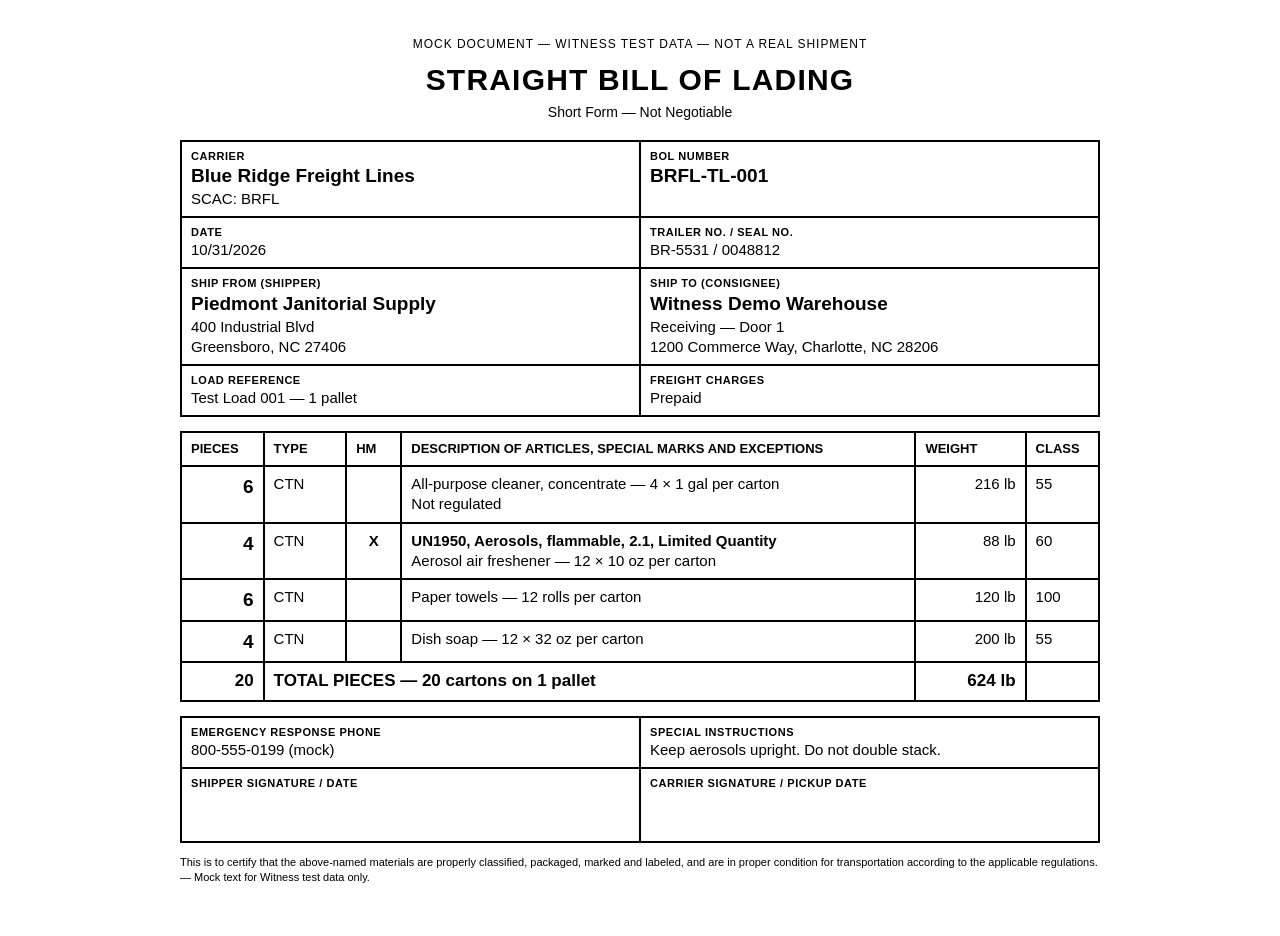
<file: test-data/bol-test-load-001.html>
<!DOCTYPE html>
<html lang="en">
<head>
<meta charset="utf-8">
<meta name="viewport" content="width=device-width, initial-scale=1">
<title>Mock BOL — Test Load 001</title>
<!-- FIXTURE: a mock bill of lading for Witness test data. Not a real
     shipment, carrier document, or company record. It matches
     data/bol-loads.js (onFile). Show it on a screen and point the
     phone at it, or open the rendered image, bol-test-load-001.png. -->
<style>
  * { box-sizing: border-box; }
  html, body { margin: 0; background: #fff; color: #000; }
  body { font: 15px/1.35 Arial, Helvetica, sans-serif; }
  .page { width: 1000px; margin: 0 auto; padding: 36px 40px 40px; background: #fff; }
  .mock { text-align: center; font-size: 12px; letter-spacing: .08em; margin: 0 0 8px; }
  h1 { margin: 0; font-size: 30px; letter-spacing: .04em; text-align: center; }
  .sub { text-align: center; margin: 2px 0 18px; font-size: 14px; }
  table { width: 100%; border-collapse: collapse; }
  td, th { border: 2px solid #000; padding: 7px 9px; vertical-align: top; }
  th { background: #fff; font-size: 13px; text-transform: uppercase; text-align: left; }
  .lab { display: block; font-size: 11px; font-weight: 700; text-transform: uppercase; letter-spacing: .05em; }
  .big { font-size: 19px; font-weight: 700; }
  .num { text-align: right; white-space: nowrap; }
  .hm { text-align: center; font-weight: 700; }
  .gap { height: 14px; }
  .tot td { font-weight: 700; font-size: 17px; }
  .sig td { height: 74px; }
  .fine { font-size: 11px; margin-top: 12px; }
</style>
</head>
<body>
<div class="page">
  <p class="mock">MOCK DOCUMENT — WITNESS TEST DATA — NOT A REAL SHIPMENT</p>
  <h1>STRAIGHT BILL OF LADING</h1>
  <p class="sub">Short Form — Not Negotiable</p>

  <table>
    <tr>
      <td style="width:50%"><span class="lab">Carrier</span><span class="big">Blue Ridge Freight Lines</span><br>SCAC: BRFL</td>
      <td><span class="lab">BOL Number</span><span class="big">BRFL-TL-001</span></td>
    </tr>
    <tr>
      <td><span class="lab">Date</span>10/31/2026</td>
      <td><span class="lab">Trailer No. / Seal No.</span>BR-5531 / 0048812</td>
    </tr>
    <tr>
      <td><span class="lab">Ship From (Shipper)</span><span class="big">Piedmont Janitorial Supply</span><br>400 Industrial Blvd<br>Greensboro, NC 27406</td>
      <td><span class="lab">Ship To (Consignee)</span><span class="big">Witness Demo Warehouse</span><br>Receiving — Door 1<br>1200 Commerce Way, Charlotte, NC 28206</td>
    </tr>
    <tr>
      <td><span class="lab">Load Reference</span>Test Load 001 — 1 pallet</td>
      <td><span class="lab">Freight Charges</span>Prepaid</td>
    </tr>
  </table>

  <div class="gap"></div>

  <table>
    <tr>
      <th style="width:9%">Pieces</th>
      <th style="width:9%">Type</th>
      <th style="width:6%">HM</th>
      <th>Description of Articles, Special Marks and Exceptions</th>
      <th style="width:12%">Weight</th>
      <th style="width:8%">Class</th>
    </tr>
    <tr>
      <td class="num big">6</td><td>CTN</td><td class="hm"></td>
      <td>All-purpose cleaner, concentrate — 4 × 1 gal per carton<br>Not regulated</td>
      <td class="num">216 lb</td><td>55</td>
    </tr>
    <tr>
      <td class="num big">4</td><td>CTN</td><td class="hm">X</td>
      <td><strong>UN1950, Aerosols, flammable, 2.1, Limited Quantity</strong><br>Aerosol air freshener — 12 × 10 oz per carton</td>
      <td class="num">88 lb</td><td>60</td>
    </tr>
    <tr>
      <td class="num big">6</td><td>CTN</td><td class="hm"></td>
      <td>Paper towels — 12 rolls per carton</td>
      <td class="num">120 lb</td><td>100</td>
    </tr>
    <tr>
      <td class="num big">4</td><td>CTN</td><td class="hm"></td>
      <td>Dish soap — 12 × 32 oz per carton</td>
      <td class="num">200 lb</td><td>55</td>
    </tr>
    <tr class="tot">
      <td class="num">20</td><td colspan="3">TOTAL PIECES — 20 cartons on 1 pallet</td>
      <td class="num">624 lb</td><td></td>
    </tr>
  </table>

  <div class="gap"></div>

  <table>
    <tr>
      <td style="width:50%"><span class="lab">Emergency Response Phone</span>800-555-0199 (mock)</td>
      <td><span class="lab">Special Instructions</span>Keep aerosols upright. Do not double stack.</td>
    </tr>
    <tr class="sig">
      <td><span class="lab">Shipper Signature / Date</span></td>
      <td><span class="lab">Carrier Signature / Pickup Date</span></td>
    </tr>
  </table>

  <p class="fine">This is to certify that the above-named materials are properly classified, packaged, marked and labeled, and are in proper condition for transportation according to the applicable regulations. — Mock text for Witness test data only.</p>
</div>
</body>
</html>
</file>
<file: css/witness.css>
/* Witness Step 1 — plain, dark, phone-first. Big type, big button,
   nothing decorative between the receiver and the record. */

:root {
  --bg: #101216;
  --panel: #181b21;
  --line: #2a2f38;
  --text: #e8eaed;
  --dim: #9aa3af;
  --accent: #4da3ff;
  --danger: #ff5d5d;
  --danger-bg: #2a1719;
  --ok: #7bd88f;
}

* { box-sizing: border-box; }

body {
  margin: 0;
  background: var(--bg);
  color: var(--text);
  font: 17px/1.55 -apple-system, "Segoe UI", Roboto, Helvetica, Arial, sans-serif;
}

.wrap {
  max-width: 640px;
  margin: 0 auto;
  padding: 20px 16px 48px;
}

.kicker {
  margin: 0;
  letter-spacing: 0.22em;
  text-transform: uppercase;
  font-size: 13px;
  color: var(--accent);
  font-weight: 700;
}

h1 { margin: 6px 0 10px; font-size: 30px; line-height: 1.2; }
h2 { margin: 0 0 4px; font-size: 20px; }

.lede { color: var(--dim); margin: 0 0 20px; }

.status {
  min-height: 1.55em;
  margin: 0 0 12px;
  color: var(--dim);
}
.status.busy { color: var(--accent); }
.status.done { color: var(--ok); }

/* The button is the app. Thumb-sized, unmissable, honest states. */
.talk {
  display: block;
  width: 100%;
  min-height: 104px;
  border: 2px solid var(--accent);
  border-radius: 18px;
  background: #16222f;
  color: var(--text);
  font-size: 24px;
  font-weight: 700;
  cursor: pointer;
  touch-action: none;          /* holding must not scroll the page */
  -webkit-user-select: none;
  user-select: none;
  -webkit-touch-callout: none; /* no long-press callout on iOS */
}
.talk:focus-visible { outline: 3px solid var(--accent); outline-offset: 3px; }
.talk.recording {
  background: var(--danger-bg);
  border-color: var(--danger);
  color: #ffd9d9;
}
.talk:disabled { opacity: 0.55; cursor: wait; }

.hint { text-align: center; color: var(--dim); margin: 10px 0 22px; font-size: 15px; }

.error {
  border: 1px solid var(--danger);
  background: var(--danger-bg);
  border-radius: 12px;
  padding: 12px 14px;
  margin: 0 0 18px;
}

.panel {
  background: var(--panel);
  border: 1px solid var(--line);
  border-radius: 14px;
  padding: 16px;
  margin: 0 0 18px;
}
.panel .note { color: var(--dim); margin: 0 0 12px; font-size: 15px; }
.transcript { margin: 0; white-space: pre-wrap; }

.rows { margin: 0; }
.rows .row {
  display: block;
  padding: 9px 0;
  border-top: 1px solid var(--line);
}
.rows .row:first-child { border-top: none; padding-top: 2px; }
.rows dt {
  font-size: 13px;
  letter-spacing: 0.08em;
  text-transform: uppercase;
  color: var(--dim);
  margin: 0 0 2px;
}
.rows dd { margin: 0; }
.rows dd.unsaid { color: var(--dim); font-style: italic; }
.rows dd ul { margin: 0; padding-left: 20px; }

/* Test loads: tap to pick the load being scanned. The pick never
   changes the scan — it only labels the shared text. */
.load {
  display: block;
  width: 100%;
  margin: 0 0 12px;
  padding: 8px;
  background: var(--bg);
  border: 2px solid var(--line);
  border-radius: 12px;
  color: var(--text);
  font: inherit;
  text-align: left;
  cursor: pointer;
}
.load img { display: block; width: 100%; height: auto; border-radius: 8px; }
.load-name { display: block; margin-top: 8px; font-size: 16px; font-weight: 700; }
.load.selected { border-color: var(--accent); background: #16222f; }
.load.selected .load-name::after { content: " — selected"; color: var(--accent); }
.load:focus-visible { outline: 3px solid var(--accent); outline-offset: 2px; }
.load-status { margin-bottom: 0; }

/* Share: sits under the record, appears only once a record exists. */
.share {
  display: block;
  width: 100%;
  min-height: 56px;
  margin-top: 14px;
  border: 2px solid var(--accent);
  border-radius: 14px;
  background: transparent;
  color: var(--accent);
  font-size: 18px;
  font-weight: 700;
  cursor: pointer;
}
.share[hidden] { display: none; }
.share:focus-visible { outline: 3px solid var(--accent); outline-offset: 3px; }

.share-text {
  width: 100%;
  margin-top: 4px;
  padding: 10px;
  background: var(--bg);
  color: var(--text);
  border: 1px solid var(--line);
  border-radius: 10px;
  font: 14px/1.5 ui-monospace, Menlo, Consolas, monospace;
}

/* Flags: each report-worthy item from the transcript — a short plain
   label over the speaker's exact words, quoted. */
.flags .flag {
  padding: 9px 0 9px 12px;
  border-top: 1px solid var(--line);
  border-left: 3px solid var(--accent);
  margin-top: 9px;
}
.flags .flag:first-child { margin-top: 0; }
.flag-label {
  font-size: 13px;
  letter-spacing: 0.08em;
  text-transform: uppercase;
  color: var(--dim);
  margin: 0 0 2px;
}
.flag-quote { margin: 0; }
.flag-quote::before { content: "“"; }
.flag-quote::after { content: "”"; }

.foot { color: var(--dim); font-size: 15px; margin-top: 26px; }
.foot .small { font-size: 13px; }

/* Step 2 — photo flags grouped by side, the comparison's verdicts,
   and the OS&D report. Same plain language as Step 1: bands and
   landmarks first, colour never the only signal (every verdict chip
   carries its word). */
.subhead { margin: 20px 0 6px; font-size: 18px; }

.side-group { margin-top: 12px; }
.side-name {
  font-size: 13px;
  letter-spacing: 0.08em;
  text-transform: uppercase;
  color: var(--accent);
  margin: 0 0 2px;
  font-weight: 700;
}
.flags .photo-flag, #photoFlags .flag {
  padding: 9px 0 9px 12px;
  border-top: 1px solid var(--line);
  border-left: 3px solid var(--accent);
  margin-top: 9px;
}
.flag-detail { margin: 0; }

.verdict {
  padding: 10px 0 10px 12px;
  border-top: 1px solid var(--line);
  margin-top: 10px;
}
.verdict-head { margin: 0 0 4px; }
.verdict-point { font-weight: 700; margin-left: 8px; }
.verdict-line { margin: 0 0 2px; color: var(--text); }
.verdict-note { margin: 0; color: var(--dim); font-size: 15px; }

.chip {
  display: inline-block;
  padding: 2px 10px;
  border-radius: 999px;
  font-size: 13px;
  font-weight: 700;
  letter-spacing: 0.04em;
  text-transform: uppercase;
  border: 1px solid var(--line);
  color: var(--text);
  vertical-align: 2px;
}
.chip-agree { background: #17301d; border-color: var(--ok); color: var(--ok); }
.chip-flag { background: var(--danger-bg); border-color: var(--danger); color: var(--danger); }
.chip-cant-verify { background: #2e2a17; border-color: #d8b93e; color: #d8b93e; }
.verdict-flag { border-left: 3px solid var(--danger); padding-left: 12px; }
.verdict-agree { border-left: 3px solid var(--ok); padding-left: 12px; }
.verdict-cant-verify { border-left: 3px solid #d8b93e; padding-left: 12px; }

.osd {
  white-space: pre-wrap;
  word-wrap: break-word;
  background: var(--bg);
  border: 1px solid var(--line);
  border-radius: 10px;
  padding: 12px;
  margin: 0;
  font: 14px/1.55 ui-monospace, Menlo, Consolas, monospace;
}
</file>
<file: css/witness-app.css>
/* witness-app.css — the Witness application's own sheet.
   Design (William, 2026-11-06): mimic the dummy WMS console for
   now — its navy masthead, panel-and-band tiles, dense plain
   forms. The palette values below ARE the console's (css/wms.css),
   scoped to the app's own containers so this sheet can ride on
   the record page (warehouse.html) without touching its design.
   A visual identity of Witness's own is a later call.
   NO warehouse map lives here: the map is a WMS surface, and
   this is not a WMS. */

#witness-app-nav, .app-main{
  --navy:#0d2b45; --navy-2:#143a5c; --accent:#1f74c4; --accent-2:#155a9b;
  --bg:#eef1f5; --panel:#ffffff; --line:#d4dbe4; --head:#e8edf3;
  --ink:#1b2733; --ink-2:#4a5a6b; --ink-3:#6f7f90; --bad:#b3261e;
}
body.app-body{background:#eef1f5;margin:0}

/* The shared header — the console's masthead, restated. */
.app-topbar{display:flex;align-items:center;gap:14px;background:var(--navy);
  color:#fff;padding:10px 16px;font:14px system-ui,sans-serif}
.app-brand{font-weight:800;letter-spacing:.04em;display:flex;align-items:center;gap:9px}
.app-brand small{font-weight:600;color:#cfe0f2;letter-spacing:0}
.app-mark{display:inline-flex;align-items:center;justify-content:center;width:24px;height:24px;
  background:var(--accent);border-radius:5px;font-weight:800;color:#fff}
.app-spacer{flex:1}
.app-tag{color:#cfe0f2;font-size:12.5px}

.app-tabs{display:flex;gap:2px;background:var(--navy-2);padding:0 16px;
  font:14px system-ui,sans-serif}
.app-tab{color:#cfe0f2;text-decoration:none;font-weight:600;font-size:13px;
  padding:10px 14px;border-bottom:3px solid transparent}
.app-tab:hover{color:#fff}
.app-tab.current{color:#fff;border-bottom-color:var(--accent);background:rgba(255,255,255,.06)}

/* Screens */
.app-main{max-width:1080px;margin:0 auto;padding:18px 16px 48px;
  font:14px/1.5 system-ui,sans-serif;color:var(--ink)}
.app-h{font-size:19px;margin:6px 0 4px;color:var(--navy)}
.app-h3{font-size:14px;margin:22px 0 6px;color:var(--navy);
  text-transform:uppercase;letter-spacing:.06em}
.app-lede{color:var(--ink-3);max-width:72ch;margin:4px 0 12px}
.app-note{color:var(--accent);min-height:1.2em}
.app-note.bad{color:var(--bad)}

.tile-grid{display:grid;grid-template-columns:repeat(auto-fit,minmax(240px,1fr));gap:12px;margin-top:10px}
.tile{background:var(--panel);border:1px solid var(--line);border-radius:3px;overflow:hidden}
.tile-head{background:var(--head);border-top:3px solid var(--navy);padding:7px 12px;
  color:var(--navy);font-size:12px;font-weight:700;letter-spacing:.08em;text-transform:uppercase}
.tile > div:not(.tile-head){padding:10px 12px}
.tile-num{font-size:17px;font-weight:700;color:var(--ink)}
.tile-sub{color:var(--ink-3);font-size:12.5px}

.app-kv{border-collapse:collapse;background:var(--panel);border:1px solid var(--line)}
.app-kv th,.app-kv td{padding:8px 12px;text-align:left;border-bottom:1px solid var(--line);vertical-align:top}
.app-kv th{color:var(--navy);white-space:nowrap;background:var(--head);font-size:12px;
  text-transform:uppercase;letter-spacing:.06em}

.app-form{display:flex;gap:8px;align-items:center;flex-wrap:wrap;margin:10px 0}
.app-form input[type="password"],.app-form input[type="text"],.app-field input{
  font:14px system-ui,sans-serif;padding:8px 10px;border:1px solid var(--line);
  border-radius:6px;min-width:260px;background:var(--panel);color:var(--ink)}
.app-field{display:flex;gap:8px;align-items:center;font-weight:600;color:var(--navy)}
.btn{font:600 13px system-ui,sans-serif;padding:8px 14px;border-radius:7px;cursor:pointer;
  background:var(--accent);border:1px solid var(--accent);color:#fff}
.btn-quiet{background:transparent;color:var(--navy);border-color:var(--line)}
.key-mask{font-weight:700;letter-spacing:.12em;margin-right:10px}

.concept{background:var(--panel);border:1px solid var(--line);border-radius:3px;
  padding:10px 12px;margin:8px 0}
.concept p{margin:4px 0}
.concept textarea{width:100%;box-sizing:border-box;font:13.5px system-ui,sans-serif;
  padding:8px;border:1px solid var(--line);border-radius:6px;margin:6px 0;
  background:var(--panel);color:var(--ink)}
.concept .btn{margin-top:2px}
.rung{font-size:11px;font-weight:700;letter-spacing:.06em;text-transform:uppercase;
  color:var(--accent);border:1px solid var(--line);border-radius:20px;padding:2px 8px;margin-left:6px}
</file>
<file: css/warehouse.css>
/* Warehouse page additions — witness.css carries the base theme;
   this file adds only the warehouse landmarks: role cards, name
   chips, the task card, zone cards, and plain ledger rows. Bands
   and borders do the separating; colour is never the only signal. */

.backlink { color: var(--accent); font-weight: 700; text-decoration: none; }
.backlink:focus-visible { outline: 3px solid var(--accent); outline-offset: 2px; }

/* Role pick: two big tappable cards. */
.rolepick { display: grid; grid-template-columns: 1fr 1fr; gap: 12px; }
.rolecard {
  padding: 16px 12px;
  background: var(--bg);
  border: 2px solid var(--line);
  border-radius: 12px;
  color: var(--text);
  font: inherit;
  font-size: 20px;
  font-weight: 700;
  text-align: left;
  cursor: pointer;
}
.rolecard .role-sub {
  display: block;
  margin-top: 4px;
  font-size: 14px;
  font-weight: 400;
  color: var(--dim);
}
.rolecard.selected { border-color: var(--accent); background: #16222f; }
.rolecard:focus-visible { outline: 3px solid var(--accent); outline-offset: 2px; }

/* Chips: names and doors share one quiet shape. */
.chips { display: flex; flex-wrap: wrap; gap: 8px; }
.namechip {
  padding: 10px 14px;
  background: var(--bg);
  border: 2px solid var(--line);
  border-radius: 999px;
  color: var(--text);
  font: inherit;
  font-size: 16px;
  font-weight: 700;
  cursor: pointer;
}
.namechip.selected { border-color: var(--accent); background: #16222f; }
.namechip:focus-visible { outline: 3px solid var(--accent); outline-offset: 2px; }
.zone-tag { color: var(--dim); font-size: 13px; font-weight: 400; }

.doorchip {
  padding: 8px 12px;
  border: 1px solid var(--line);
  border-radius: 999px;
  background: var(--bg);
  font-size: 15px;
}

/* The worker's task card: one job, big words. */
.taskcard {
  border-left: 3px solid var(--accent);
  padding: 4px 0 4px 12px;
}
.task-type {
  font-size: 13px;
  letter-spacing: 0.08em;
  text-transform: uppercase;
  color: var(--dim);
  margin: 0 0 2px;
}
.task-title { font-size: 21px; font-weight: 700; margin: 0 0 4px; line-height: 1.3; }
.task-detail { margin: 0; color: var(--text); }
.task-none { font-size: 18px; margin: 0; }

.crosscheck-btn {
  display: block;
  margin-top: 12px;
  padding: 13px;
  border: 2px solid var(--ok);
  border-radius: 12px;
  color: var(--ok);
  font-size: 17px;
  font-weight: 700;
  text-align: center;
  text-decoration: none;
}
.crosscheck-btn:focus-visible { outline: 3px solid var(--ok); outline-offset: 2px; }

.upnext-row {
  padding: 8px 0;
  border-top: 1px solid var(--line);
}
.upnext-row:first-child { border-top: none; }
.upnext-row .task-type { margin-right: 6px; }

/* Manager bands. */
.bottleneck-line { font-size: 18px; margin: 0; line-height: 1.5; }

.zonecard {
  border: 1px solid var(--line);
  border-radius: 12px;
  background: var(--bg);
  padding: 12px 14px;
  margin: 0 0 10px;
}
.zone-head {
  font-size: 15px;
  font-weight: 700;
  letter-spacing: 0.08em;
  text-transform: uppercase;
  color: var(--accent);
  margin: 0 0 6px;
}
.zone-line { margin: 0 0 2px; color: var(--dim); }
.zone-line strong { color: var(--text); }

.labor-row, .record-row {
  padding: 8px 0;
  border-top: 1px solid var(--line);
}
.labor-row:first-child, .record-row:first-child { border-top: none; }
.labor-now { color: var(--dim); font-size: 15px; }
.record-row { font-size: 15px; }

/* ---------- Conversational layer: talk to the queue, ask the building.
   The talk buttons reuse module one's .talk shape (witness.css). */
.wh-talk { min-height: 88px; font-size: 22px; }
.wh-status { margin: 10px 0 0; min-height: 1.4em; }

.heard {
  margin-top: 12px;
  border-left: 3px solid var(--accent);
  padding: 2px 0 2px 12px;
}
.heard-label {
  font-size: 13px;
  letter-spacing: 0.08em;
  text-transform: uppercase;
  color: var(--dim);
  margin: 10px 0 2px;
}
.heard-label:first-child { margin-top: 0; }
.heard-text { margin: 0; font-size: 18px; font-style: italic; }
.reply-line { margin: 0 0 4px; font-size: 18px; line-height: 1.4; }

.task-note {
  margin: 8px 0 0;
  padding: 6px 10px;
  border: 1px solid var(--danger);
  border-radius: 8px;
  background: var(--danger-bg);
  font-size: 15px;
}

.example-q {
  display: block;
  width: 100%;
  margin: 0 0 12px;
  padding: 10px 12px;
  background: var(--bg);
  border: 1px dashed var(--line);
  border-radius: 10px;
  color: var(--text);
  font: inherit;
  font-size: 15px;
  text-align: left;
  cursor: pointer;
}
.example-q::before { content: "Try: "; color: var(--dim); }
.example-q:focus-visible { outline: 3px solid var(--accent); outline-offset: 2px; }

.ask-label { display: block; font-size: 14px; color: var(--dim); margin: 0 0 4px; }
.ask-input {
  width: 100%;
  box-sizing: border-box;
  padding: 10px 12px;
  background: var(--bg);
  border: 2px solid var(--line);
  border-radius: 10px;
  color: var(--text);
  font: inherit;
  font-size: 17px;
  resize: vertical;
}
.ask-input:focus { border-color: var(--accent); outline: none; }

.ask-row { display: grid; grid-template-columns: 1fr 1fr; gap: 10px; }
.ask-row .share { margin-top: 10px; }
.ask-btn:disabled { opacity: 0.55; cursor: wait; }
.ask-talk {
  touch-action: none;
  -webkit-user-select: none;
  user-select: none;
  -webkit-touch-callout: none;
}
.ask-talk.recording { background: var(--danger-bg); border-color: var(--danger); color: #ffd9d9; }

.ask-answer {
  margin-top: 14px;
  border-left: 3px solid var(--accent);
  padding: 2px 0 2px 12px;
}
.ask-table { width: 100%; border-collapse: collapse; font-size: 15px; margin: 2px 0 6px; }
.ask-table th, .ask-table td { text-align: left; padding: 5px 6px; border-bottom: 1px solid var(--line); }
.ask-table th { color: var(--dim); font-weight: 400; font-size: 13px; }
.ask-table tr.hot td { color: #ffd9d9; font-weight: 700; }
.ask-engine { margin: 0 0 8px; font-size: 15px; color: var(--dim); }
.ask-check { margin: 6px 0; font-size: 15px; color: var(--ok); }
.ask-check.warn { color: #ffd27a; }
.ask-law { margin: 6px 0; font-size: 15px; font-weight: 700; }
.ask-evidence summary { cursor: pointer; color: var(--accent); font-size: 15px; margin-top: 6px; }
.evidence {
  white-space: pre-wrap;
  font: 13px/1.5 ui-monospace, Menlo, Consolas, monospace;
  background: var(--bg);
  border: 1px solid var(--line);
  border-radius: 8px;
  padding: 10px;
  max-height: 320px;
  overflow: auto;
}

/* ---------- Deepen areas: stages, holds, updates, shift summary. ---- */
.stage-chip {
  display: inline-block;
  margin-left: 6px;
  padding: 1px 8px;
  border: 1px solid var(--line);
  border-radius: 999px;
  font-size: 12px;
  letter-spacing: 0.06em;
  text-transform: uppercase;
  color: var(--dim);
}
.stage-chip.stage-closed, .stage-chip.stage-shipped { border-color: var(--ok); color: var(--ok); }
.stage-chip.stage-allocating { border-color: var(--danger); color: #ffd9d9; }
.stage-chip.stage-arrived, .stage-chip.stage-staged { border-color: var(--accent); color: var(--accent); }

.mini-btn {
  margin-top: 6px;
  padding: 8px 14px;
  background: transparent;
  border: 2px solid var(--accent);
  border-radius: 10px;
  color: var(--accent);
  font: inherit;
  font-size: 15px;
  font-weight: 700;
  cursor: pointer;
}
.mini-btn:focus-visible { outline: 3px solid var(--accent); outline-offset: 2px; }

.hold-row { border-left: 3px solid var(--danger); padding-left: 10px; }

.problem-label { margin-top: 14px; }
.problem-row { display: grid; grid-template-columns: 1fr auto; gap: 8px; align-items: stretch; }
.problem-row .share { margin-top: 0; min-height: 0; padding: 0 16px; width: auto; }

#holdTarget, #holdReason, #updateTask, #updateText { margin-bottom: 8px; }
select.ask-input { font-size: 16px; }

/* Scan a BOL (summon) — bol.css carries the list and tag styles. */
.summon-next { font-size: 18px; font-weight: 700; margin: 0 0 4px; }
.bol-summary.summon-none { color: var(--warn, #ffd27a); }
#summonBox .bol-lines + .bol-lines { margin-top: 8px; }
</file>
<file: css/bol.css>
/* BOL camera page — witness.css carries the theme, warehouse.css the
   chips and buttons. This file adds only the capture, the preview,
   and the findings list. Words carry the meaning; colour only helps. */


[hidden] { display: none !important; }
.bol-file { position: absolute; width: 1px; height: 1px; opacity: 0; overflow: hidden; }
.bol-btn { display: flex; align-items: center; justify-content: center; min-height: 88px; text-align: center; }
.bol-file:focus-visible + .bol-btn, .bol-file:focus-visible + .hint .bol-pick { outline: 3px solid var(--accent); outline-offset: 3px; }
.bol-pick { color: var(--accent); font-weight: 700; text-decoration: underline; cursor: pointer; }
.bol-fixture a { color: var(--accent); font-weight: 700; }

.bol-preview { margin: 0 0 12px; }
.bol-preview img { display: block; width: 100%; height: auto; border-radius: 10px; border: 1px solid var(--line); background: #fff; }
.bol-preview figcaption { margin: 6px 0 0; }
.bol-read { width: 100%; background: none; font: inherit; font-size: 17px; font-weight: 700; cursor: pointer; }
.bol-read:disabled, #saveBtn:disabled { opacity: 0.55; cursor: wait; }
#saveBtn { width: 100%; background: none; font: inherit; font-size: 17px; font-weight: 700; cursor: pointer; }

.bol-lines { list-style: none; margin: 0; padding: 0; }
.bol-lines li { padding: 8px 0; border-top: 1px solid var(--line); }
.bol-lines li:first-child { border-top: none; }
.bol-lines .notread { color: var(--dim); font-style: italic; }
.bol-lines .tag {
  display: inline-block;
  margin-right: 8px;
  padding: 1px 8px;
  border: 1px solid var(--line);
  border-radius: 999px;
  font-size: 12px;
  font-weight: 700;
  letter-spacing: 0.06em;
  text-transform: uppercase;
}
.bol-lines .tag.agree { border-color: var(--ok); color: var(--ok); }
.bol-lines .tag.short, .bol-lines .tag.over, .bol-lines .tag.differ { border-color: var(--danger); color: #ffb3b3; }
.bol-lines .tag.not-read, .bol-lines .tag.not-on-bol, .bol-lines .tag.extra { color: var(--dim); }

.bol-summary { font-size: 19px; font-weight: 700; margin: 0 0 8px; line-height: 1.4; }
.bol-law { margin-top: 12px; }
</file>
<file: css/glasses.css>
/* =====================================================================
   glasses.css — the glasses view (design of record: glasses-hud-mockup,
   round 2, settled 2026-10-31).

   Safety specs, not styling: the wearer sees THROUGH the information.
   - The camera fills the screen edge to edge as ONE fused view.
   - The two-lens split is placement only: left side = the wearer's
     elements, right side = META's. No outlines, frames or panes.
   - No boxes anywhere: no panel backgrounds, no borders, no buttons.
     Words float over the scene, compact and translucent.
   - Idle = the camera and the chips.
   ===================================================================== */

:root {
  --hud-text: rgba(255, 255, 255, 0.8);
  --hud-dim: rgba(255, 255, 255, 0.6);
  --hud-shadow: 0 0 2px rgba(0, 0, 0, 0.85), 0 1px 3px rgba(0, 0, 0, 0.6);
  --chip-task: rgba(77, 163, 255, 0.18);     /* blue, mostly see-through */
  --chip-task-text: rgba(170, 210, 255, 0.85);
  --chip-bin: rgba(255, 196, 77, 0.16);      /* amber, mostly see-through */
  --chip-bin-text: rgba(255, 222, 160, 0.85);
  --chip-item: rgba(105, 219, 124, 0.16);    /* green, mostly see-through */
  --chip-item-text: rgba(185, 242, 196, 0.85);
  --meta: rgba(140, 220, 160, 0.85);
  --start-bg: #101216;
  --start-panel: #181b21;
  --start-line: #2a2f38;
  --start-text: #e8eaed;
  --start-dim: #9aa3af;
  --accent: #4da3ff;
}

* { box-sizing: border-box; }
html, body { margin: 0; height: 100%; background: #000; }
body {
  font-family: -apple-system, BlinkMacSystemFont, "Segoe UI", Roboto, sans-serif;
  color: var(--hud-text);
  overflow: hidden;
}
[hidden] { display: none !important; }

/* ---------- the room: camera (or the drawn scene), edge to edge ---------- */
.room { position: fixed; inset: 0; z-index: 0; background: #000; }
.room video, .room svg {
  position: absolute; inset: 0;
  width: 100%; height: 100%;
  object-fit: cover;
}

/* ---------- start screen: plain page before the view ---------- */
.start {
  position: fixed; inset: 0; z-index: 3;
  overflow-y: auto;
  padding: max(24px, env(safe-area-inset-top)) 16px max(24px, env(safe-area-inset-bottom));
  background: var(--start-bg);
  color: var(--start-text);
  max-width: 640px;
  margin: 0 auto;
}
.start h1 { margin: 0 0 6px; font-size: 28px; }
.start h2 { margin: 22px 0 10px; font-size: 18px; }
.start-line { margin: 0; color: var(--start-dim); font-size: 15px; }
.start-help { margin: 14px 0 0; color: var(--start-dim); font-size: 14px; line-height: 1.5; }
.pick-list { display: flex; flex-wrap: wrap; gap: 8px; }
.pick {
  padding: 10px 14px;
  background: var(--start-panel);
  border: 2px solid var(--start-line);
  border-radius: 999px;
  color: var(--start-text);
  font: inherit; font-size: 16px; font-weight: 700;
  cursor: pointer;
}
.pick.selected { border-color: var(--accent); }
.pick-zone { color: var(--start-dim); font-weight: 400; font-size: 13px; }
.open-btn {
  display: block; width: 100%;
  margin-top: 22px; min-height: 56px;
  border: 2px solid var(--accent); border-radius: 14px;
  background: transparent; color: var(--accent);
  font: inherit; font-size: 18px; font-weight: 700;
  cursor: pointer;
}
.pick:focus-visible, .open-btn:focus-visible { outline: 3px solid var(--accent); outline-offset: 2px; }

/* ---------- the view: the whole screen is the touch surface ---------- */
.hud {
  position: fixed; inset: 0; z-index: 1;
  display: grid;
  grid-template-columns: 1fr 1fr;   /* placement only — nothing drawn */
  gap: 0 6%;
  padding: max(14px, env(safe-area-inset-top)) max(12px, env(safe-area-inset-right))
           max(14px, env(safe-area-inset-bottom)) max(12px, env(safe-area-inset-left));
  touch-action: none;               /* hold must not scroll or zoom */
  -webkit-user-select: none; user-select: none;
  -webkit-touch-callout: none;
}
.side {
  display: flex; flex-direction: column; justify-content: space-between;
  min-width: 0;
  pointer-events: none;             /* touches land on the view itself */
}
.side-left .side-top { display: flex; gap: 6px; flex-wrap: wrap; align-items: flex-start; }
.side-right .side-top { display: flex; justify-content: flex-end; }

/* ---------- chips: Task #, its product and its location — the only persistent things ---------- */
.chip {
  display: inline-block;
  padding: 2px 8px;
  border-radius: 999px;
  font-size: 12px; font-weight: 700; letter-spacing: 0.02em;
  text-shadow: var(--hud-shadow);
}
.chip-task { background: var(--chip-task); color: var(--chip-task-text); }
.chip-bin { background: var(--chip-bin); color: var(--chip-bin-text); }
.chip-item { background: var(--chip-item); color: var(--chip-item-text); }

/* ---------- floating words (first 2 lines, never expandable) ---------- */
.you, .meta, .employee {
  margin: 0;
  font-size: 14px; line-height: 1.35;
  text-shadow: var(--hud-shadow);
  display: -webkit-box;
  -webkit-box-orient: vertical;
  -webkit-line-clamp: 2;
  line-clamp: 2;
  overflow: hidden;
}
.meta-tag { color: var(--meta); font-weight: 700; }
.employee { color: var(--hud-dim); margin-bottom: 4px; }

.cue, .pad-hint {
  margin: 0 0 4px;
  font-size: 12px;
  color: var(--hud-dim);
  text-shadow: var(--hud-shadow);
}
/* Controller focus: a subtle highlight on the word, never a box. */
.pad-hint span { margin-right: 10px; opacity: 0.55; }
.pad-hint span.on { opacity: 1; color: rgba(170, 210, 255, 0.95); text-decoration: underline; text-underline-offset: 3px; }
.pad-hint { transition: opacity 0.6s ease; }
.pad-hint.gone { opacity: 0; }

.fadeable { transition: opacity 0.5s ease; }
body.text-hidden .fadeable { opacity: 0; }

/* ---------- the capture: bare picture, briefly ---------- */
.capture {
  width: 60%; max-width: 180px; height: auto;
  opacity: 0.85;
  transition: opacity 0.6s ease;
}
.capture.gone { opacity: 0; }

/* Portrait: narrow sides — give the words the width. */
@media (orientation: portrait) {
  .hud { gap: 0 4%; padding-left: max(8px, env(safe-area-inset-left)); padding-right: max(8px, env(safe-area-inset-right)); }
  .you, .meta, .employee { font-size: 13px; }
}
/* Landscape (phone propped as glasses): a touch larger. */
@media (orientation: landscape) and (min-width: 640px) {
  .you, .meta, .employee { font-size: 16px; }
  .chip { font-size: 13px; }
}

/* ---------- Sideways: the glasses frame (William, 2026-11-01) ----------
   Held sideways, the view shows the two lenses — a left frame and a
   right frame — and every element sits INSIDE its lens, because that
   is where the information lives in the real product. Left lens: the
   chips (top) and the wearer's words (bottom). Right lens: the capture
   (top) and META (bottom). The rims are hairlines with no fill: the
   camera shows through every part of both lenses. Upright, the view
   stays one fused picture with no frames. */
@media (orientation: landscape) {
  .hud {
    gap: 0 9%;
    padding: max(5vh, env(safe-area-inset-top)) max(6vw, env(safe-area-inset-right))
             max(7vh, env(safe-area-inset-bottom)) max(6vw, env(safe-area-inset-left));
  }
  /* The nose bridge between the lenses. */
  .hud::before {
    content: "";
    position: absolute;
    left: 50%; top: 22%;
    width: 7%; height: 5%;
    transform: translateX(-50%);
    border-top: 2px solid rgba(255, 255, 255, 0.32);
    border-radius: 50% 50% 0 0 / 100% 100% 0 0;
    pointer-events: none;
  }
  .side {
    position: relative;
    border: 2px solid rgba(255, 255, 255, 0.32);
    box-shadow: 0 0 0 1px rgba(0, 0, 0, 0.18), inset 0 0 0 1px rgba(0, 0, 0, 0.12);
    border-radius: 34% 34% 46% 46% / 26% 26% 50% 50%;
    /* Keep words clear of the curved rim. */
    padding: 7% 11% 12%;
  }
  .side-left .side-top { padding-left: 2%; }
  .side-right .side-top { padding-right: 2%; }
  .capture { width: 50%; }
}
</file>
<file: css/phone.css>
/* phone.css — the thin phone surface. Bare and compact: one column,
   big targets, nothing persistent but the glance chip. */
:root {
  --bg: #f6f5f1;
  --fg: #1b1b18;
  --muted: #5d5b54;
  --line: #d9d6cc;
  --card: #ffffff;
  --accent: #1f5f8b;
  --accent-fg: #ffffff;
  --rec: #b3261e;
  --err-bg: #fde8e6;
  --err-fg: #7a1610;
  --chip-bg: #1b1b18;
  --chip-fg: #ffffff;
}
@media (prefers-color-scheme: dark) {
  :root {
    --bg: #111110;
    --fg: #ecebe6;
    --muted: #a9a79f;
    --line: #34332f;
    --card: #1c1c1a;
    --accent: #5aa7dc;
    --accent-fg: #0b1620;
    --rec: #ef6a5e;
    --err-bg: #3a1714;
    --err-fg: #ffb4ab;
    --chip-bg: #ecebe6;
    --chip-fg: #111110;
  }
}

* { box-sizing: border-box; }
html, body { margin: 0; background: var(--bg); color: var(--fg); }
body { font: 17px/1.4 system-ui, -apple-system, "Segoe UI", Roboto, sans-serif; -webkit-text-size-adjust: 100%; }
[hidden] { display: none !important; }

.ph {
  max-width: 480px;
  margin: 0 auto;
  padding: max(12px, env(safe-area-inset-top)) 16px max(20px, env(safe-area-inset-bottom));
  display: flex;
  flex-direction: column;
  gap: 12px;
}

.ph-msg { margin: 0; color: var(--muted); font-size: 15px; }
.ph-msg.err { color: var(--err-fg); background: var(--err-bg); padding: 8px 12px; border-radius: 8px; }

/* who am I */
.ph-ask { margin: 8px 0; font-weight: 600; }
.ph-names { display: grid; grid-template-columns: 1fr 1fr; gap: 8px; }
.ph-name {
  font: inherit; text-align: left; padding: 14px 12px; border-radius: 10px;
  border: 1px solid var(--line); background: var(--card); color: var(--fg); min-height: 52px;
}
.ph-name span { color: var(--muted); font-size: 13px; }

#phLive { display: flex; flex-direction: column; gap: 12px; }

/* glance */
.ph-glance { display: flex; align-items: center; gap: 8px; min-height: 36px; }
.ph-chip {
  background: var(--chip-bg); color: var(--chip-fg); font-weight: 700; font-size: 16px;
  padding: 6px 12px; border-radius: 999px; white-space: nowrap;
}
.ph-me {
  margin-left: auto; font: inherit; font-size: 14px; color: var(--muted); background: none;
  border: 1px solid var(--line); border-radius: 999px; padding: 6px 12px;
}

/* talk */
.ph-talk {
  font: inherit; font-weight: 700; font-size: 20px; width: 100%; min-height: 120px;
  border: 0; border-radius: 16px; background: var(--accent); color: var(--accent-fg);
  touch-action: none; user-select: none; -webkit-user-select: none; -webkit-touch-callout: none;
}
.ph-talk.rec { background: var(--rec); }
.ph-type { display: flex; gap: 8px; }
.ph-type input {
  flex: 1; min-width: 0; font: inherit; padding: 10px 12px; border-radius: 10px;
  border: 1px solid var(--line); background: var(--card); color: var(--fg);
}
.ph-type button {
  font: inherit; padding: 10px 16px; border-radius: 10px; border: 1px solid var(--line);
  background: var(--card); color: var(--fg);
}

.ph-turn { background: var(--card); border: 1px solid var(--line); border-radius: 12px; padding: 10px 12px; }
.ph-heard { margin: 0 0 6px; color: var(--muted); font-size: 15px; display: -webkit-box; -webkit-line-clamp: 2; -webkit-box-orient: vertical; overflow: hidden; }
.ph-reply { margin: 0; font-weight: 600; display: -webkit-box; -webkit-line-clamp: 3; -webkit-box-orient: vertical; overflow: hidden; }
.ph-small { margin: 6px 0 0; font-size: 13px; color: var(--muted); }
.ph-law { margin: 6px 0 0; font-size: 13px; font-weight: 600; }
.ph-more { margin-top: 6px; font-size: 14px; }
.ph-more summary { color: var(--muted); }
.ph-table { width: 100%; border-collapse: collapse; font-size: 13px; margin-top: 6px; }
.ph-table th, .ph-table td { text-align: left; padding: 3px 4px; border-bottom: 1px solid var(--line); }
.ph-table tr.hot td { font-weight: 700; }

/* capture */
.ph-file { position: absolute; width: 1px; height: 1px; opacity: 0; pointer-events: none; }
.ph-cam {
  display: block; text-align: center; font-weight: 700; padding: 16px; border-radius: 12px;
  border: 2px solid var(--fg); color: var(--fg); cursor: pointer;
}
.ph-shot { margin: 0; }
.ph-shot img { display: block; width: 100%; height: auto; border-radius: 12px; }
.ph-flags { margin: 0; padding: 0; list-style: none; display: flex; flex-direction: column; gap: 6px; }
.ph-flags li { background: var(--card); border: 1px solid var(--line); border-radius: 10px; padding: 8px 10px; font-size: 15px; }
.ph-flags li span { color: var(--muted); font-size: 13px; }
.ph-save {
  font: inherit; font-weight: 700; padding: 14px; border-radius: 12px; border: 0;
  background: var(--accent); color: var(--accent-fg);
}
.ph-save:disabled { opacity: 0.6; }
</file>
<file: css/wms.css>
/* =====================================================================
   wms.css — the Witness WMS desk console. An enterprise WMS look:
   a navy masthead, a left module menu, dense data grids, status
   chips, KPI tiles, and an RF-gun style worker console. Original
   styling; standalone (does not load witness.css).
   ===================================================================== */
:root {
  --navy: #0d2b45;
  --navy-2: #143a5c;
  --navy-3: #1d4b73;
  --accent: #1f74c4;
  --accent-2: #155a9b;
  --teal: #0f8a8a;
  --bg: #eef1f5;
  --panel: #ffffff;
  --line: #d4dbe4;
  --line-2: #e6ebf1;
  --head: #e8edf3;
  --ink: #1b2733;
  --ink-2: #4a5a6b;
  --ink-3: #6f7f90;
  --ok: #1e7b45;
  --ok-bg: #e3f3e9;
  --warn: #9a6200;
  --warn-bg: #fdf1d8;
  --bad: #b3261e;
  --bad-bg: #fbe5e3;
  --info: #1f5f9e;
  --info-bg: #e2eefa;
  --mute-bg: #eceff3;
  --rf-bg: #0b1a12;
  --rf-ink: #9cf7b4;
  --mono: "SFMono-Regular", Consolas, "Liberation Mono", Menlo, monospace;
}
* { box-sizing: border-box; }
html, body { margin: 0; height: 100%; }
body {
  background: var(--bg);
  color: var(--ink);
  font: 13px/1.45 "Segoe UI", Roboto, "Helvetica Neue", Arial, sans-serif;
}
a { color: var(--accent); }
button, input, select, textarea { font: inherit; color: inherit; }

/* ---------- masthead ---------- */
.topbar {
  position: sticky; top: 0; z-index: 20;
  display: flex; align-items: center; gap: 14px;
  height: 48px; padding: 0 14px;
  background: linear-gradient(180deg, var(--navy-2), var(--navy));
  color: #fff; border-bottom: 3px solid var(--accent);
}
.brand { display: flex; align-items: baseline; gap: 8px; font-weight: 700; letter-spacing: .04em; white-space: nowrap; }
.brand .mark { display: inline-grid; place-items: center; width: 26px; height: 26px; border-radius: 4px; background: var(--accent); font-size: 13px; align-self: center; }
.brand small { font-weight: 400; color: #b9cde0; letter-spacing: 0; }
.menu-btn { display: none; background: none; border: 1px solid #3f6a92; color: #fff; border-radius: 4px; padding: 3px 8px; cursor: pointer; }
.facility { color: #cfe0ef; white-space: nowrap; font-size: 12px; }
.facility b { color: #fff; font-weight: 600; }
.top-spacer { flex: 1; }
.who { display: flex; align-items: center; gap: 6px; font-size: 12px; color: #cfe0ef; }
.who select { background: var(--navy-3); color: #fff; border: 1px solid #3f6a92; border-radius: 4px; padding: 3px 6px; }
.sync { font-size: 11px; padding: 3px 8px; border-radius: 10px; background: #24557f; color: #e2f0ff; white-space: nowrap; }
.sync.practice { background: #8a5a00; color: #fff3d6; }
.sync.err { background: var(--bad); color: #fff; }
.sync.busy { background: #2f6f4a; }
.clock { font-family: var(--mono); font-size: 12px; color: #cfe0ef; }

/* ---------- shell ---------- */
.shell { display: flex; min-height: calc(100vh - 48px); }
.sidenav {
  width: 218px; flex: none; background: #f7f9fb; border-right: 1px solid var(--line);
  padding: 8px 0 24px; overflow-y: auto; position: sticky; top: 48px; height: calc(100vh - 48px);
}
.nav-group { margin: 6px 0 2px; padding: 6px 14px 2px; font-size: 10.5px; font-weight: 700; letter-spacing: .08em; text-transform: uppercase; color: var(--ink-3); }
.nav-item {
  display: flex; align-items: center; justify-content: space-between; gap: 6px;
  padding: 6px 14px 6px 18px; color: var(--ink); text-decoration: none; border-left: 3px solid transparent;
}
.nav-item:hover { background: #eaf1f8; }
.nav-item.active { background: #dcebf8; border-left-color: var(--accent); font-weight: 600; color: var(--accent-2); }
.nav-badge { min-width: 18px; padding: 0 5px; border-radius: 9px; background: var(--bad); color: #fff; font-size: 10.5px; text-align: center; line-height: 17px; }
.nav-badge.info { background: var(--accent); }
.main { flex: 1; min-width: 0; padding: 14px 18px 40px; }

/* ---------- page header ---------- */
.crumbs { font-size: 11.5px; color: var(--ink-3); margin-bottom: 2px; }
.page-head { display: flex; align-items: flex-end; justify-content: space-between; gap: 12px; flex-wrap: wrap; margin-bottom: 10px; }
.page-head h1 { margin: 0; font-size: 19px; font-weight: 600; color: var(--navy); }
.page-head p { margin: 2px 0 0; color: var(--ink-2); max-width: 760px; }
.toolbar { display: flex; gap: 6px; flex-wrap: wrap; }

/* ---------- panels ---------- */
.grid2 { display: grid; grid-template-columns: minmax(0, 3fr) minmax(0, 2fr); gap: 12px; }
.grid2.even { grid-template-columns: minmax(0, 1fr) minmax(0, 1fr); }
.panel { background: var(--panel); border: 1px solid var(--line); border-radius: 4px; margin-bottom: 12px; }
.panel-h { display: flex; align-items: center; justify-content: space-between; gap: 8px; padding: 7px 12px; background: var(--head); border-bottom: 1px solid var(--line); }
.panel-h h2 { margin: 0; font-size: 13px; font-weight: 600; color: var(--navy); text-transform: uppercase; letter-spacing: .03em; }
.panel-h .sub { font-size: 11.5px; color: var(--ink-3); }
.panel-b { padding: 10px 12px; }
.panel-b.flush { padding: 0; }
.hint { color: var(--ink-3); font-size: 12px; margin: 0 0 8px; }
.empty { color: var(--ink-3); padding: 14px 12px; font-style: italic; }

/* ---------- KPI tiles ---------- */
.kpis { display: grid; grid-template-columns: repeat(auto-fill, minmax(150px, 1fr)); gap: 10px; margin-bottom: 12px; }
.kpi { background: var(--panel); border: 1px solid var(--line); border-top: 3px solid var(--accent); border-radius: 4px; padding: 8px 10px; text-decoration: none; color: inherit; }
.kpi.warn { border-top-color: #d08b00; }
.kpi.bad { border-top-color: var(--bad); }
.kpi.ok { border-top-color: var(--ok); }
.kpi .k-label { font-size: 11px; text-transform: uppercase; letter-spacing: .05em; color: var(--ink-3); }
.kpi .k-val { font-size: 24px; font-weight: 600; color: var(--navy); line-height: 1.2; }
.kpi .k-sub { font-size: 11.5px; color: var(--ink-2); }

/* ---------- data grid ---------- */
.table-wrap { overflow-x: auto; }
table.grid { width: 100%; border-collapse: collapse; font-size: 12.5px; }
.grid th { text-align: left; font-weight: 600; color: var(--ink-2); background: #f4f6f9; border-bottom: 1px solid var(--line); padding: 6px 8px; white-space: nowrap; font-size: 11.5px; text-transform: uppercase; letter-spacing: .03em; }
.grid td { border-bottom: 1px solid var(--line-2); padding: 6px 8px; vertical-align: top; }
.grid tr:nth-child(even) td { background: #fafbfd; }
.grid tr:hover td { background: #eef5fc; }
.grid td.num, .grid th.num { text-align: right; font-variant-numeric: tabular-nums; }
.grid td.id { font-family: var(--mono); font-size: 12px; white-space: nowrap; color: var(--navy-3); }
.grid .actions { white-space: nowrap; text-align: right; }
.grid tr.sel td { background: #dcebf8 !important; }
.quote { font-style: italic; color: #33414f; }
.quote::before { content: "“"; }
.quote::after { content: "”"; }

/* ---------- chips ---------- */
.chip { display: inline-block; padding: 1px 7px; border-radius: 10px; font-size: 11px; font-weight: 600; line-height: 17px; white-space: nowrap; background: var(--mute-bg); color: var(--ink-2); }
.chip.ok { background: var(--ok-bg); color: var(--ok); }
.chip.warn { background: var(--warn-bg); color: var(--warn); }
.chip.bad { background: var(--bad-bg); color: var(--bad); }
.chip.info { background: var(--info-bg); color: var(--info); }
.chip.type { background: #e6e9f6; color: #3b3f86; text-transform: uppercase; font-size: 10px; letter-spacing: .04em; }

/* ---------- buttons & forms ---------- */
.btn { display: inline-flex; align-items: center; gap: 5px; padding: 5px 11px; border-radius: 3px; border: 1px solid #b8c4d1; background: #fff; color: var(--ink); cursor: pointer; font-size: 12.5px; white-space: nowrap; text-decoration: none; }
.btn:hover { background: #f1f5f9; }
.btn.primary { background: var(--accent); border-color: var(--accent-2); color: #fff; }
.btn.primary:hover { background: var(--accent-2); }
.btn.danger { color: var(--bad); border-color: #e2b3af; }
.btn.small { padding: 2px 8px; font-size: 11.5px; }
.btn.talk { background: var(--teal); border-color: #0b6b6b; color: #fff; touch-action: none; user-select: none; -webkit-user-select: none; }
.btn.talk.listening { background: var(--bad); border-color: #8a1c16; }
.btn:disabled { opacity: .5; cursor: default; }
.form { display: grid; grid-template-columns: repeat(auto-fill, minmax(150px, 1fr)); gap: 8px 10px; align-items: end; }
.form.wide { grid-template-columns: repeat(auto-fill, minmax(220px, 1fr)); }
.field label { display: block; font-size: 11px; font-weight: 600; text-transform: uppercase; letter-spacing: .04em; color: var(--ink-3); margin-bottom: 2px; }
.field input, .field select, .field textarea, input.cell, select.cell {
  width: 100%; padding: 5px 7px; border: 1px solid #b8c4d1; border-radius: 3px; background: #fff;
}
input.cell { width: 80px; text-align: right; }
.field textarea { resize: vertical; min-height: 58px; }
.field input:focus, .field select:focus, .field textarea:focus, input.cell:focus { outline: 2px solid #9cc7ee; border-color: var(--accent); }
.form-actions { display: flex; gap: 6px; flex-wrap: wrap; margin-top: 10px; }
.filters { display: flex; gap: 8px; flex-wrap: wrap; align-items: end; padding: 8px 12px; border-bottom: 1px solid var(--line-2); background: #fbfcfd; }
.filters .field { min-width: 120px; }

/* ---------- bars ---------- */
.bar { position: relative; height: 10px; background: #e5eaf0; border-radius: 5px; overflow: hidden; min-width: 80px; }
.bar > span { position: absolute; inset: 0 auto 0 0; background: var(--accent); }
.bar.warn > span { background: #d08b00; }
.bar.bad > span { background: var(--bad); }

/* ---------- doors ---------- */
.doors { display: grid; grid-template-columns: repeat(4, minmax(0, 1fr)); gap: 8px; }
.door { border: 1px solid var(--line); border-radius: 4px; padding: 8px; background: #fbfcfd; border-left: 4px solid #9aa9b8; }
.door.unloading { border-left-color: var(--accent); }
.door.staged { border-left-color: #d08b00; }
.door.loading { border-left-color: var(--teal); }
.door .d-id { font-weight: 700; color: var(--navy); }
.door .d-state { font-size: 11.5px; text-transform: uppercase; letter-spacing: .04em; color: var(--ink-2); }
.door .d-what { font-size: 12px; margin-top: 2px; }

/* ---------- location map ---------- */
.zone-row { margin-bottom: 10px; }
.zone-row h3 { margin: 0 0 6px; font-size: 12px; color: var(--ink-2); text-transform: uppercase; letter-spacing: .05em; }
.bins { display: grid; grid-template-columns: repeat(8, minmax(0, 1fr)); gap: 6px; }
.bin { border: 1px solid var(--line); border-radius: 3px; background: #fff; padding: 5px 6px; min-height: 70px; cursor: pointer; text-align: left; font-size: 11.5px; position: relative; }
.bin:hover { border-color: var(--accent); }
.bin.sel { outline: 2px solid var(--accent); }
.bin.held { background: repeating-linear-gradient(45deg, #fff6f5, #fff6f5 6px, #fbe5e3 6px, #fbe5e3 12px); border-color: #e2b3af; }
.bin.emptyb { background: #f6f8fa; color: var(--ink-3); }
.bin .b-id { font-family: var(--mono); font-weight: 700; color: var(--navy); }
.bin .b-tag { position: absolute; top: 4px; right: 5px; font-size: 9px; font-weight: 700; letter-spacing: .05em; color: var(--teal); }
.bin .b-line { display: block; white-space: nowrap; overflow: hidden; text-overflow: ellipsis; }
.bin .b-qty { font-weight: 700; }

/* ---------- worker queue cards ---------- */
.cards { display: grid; grid-template-columns: repeat(auto-fill, minmax(260px, 1fr)); gap: 10px; }
.wcard { border: 1px solid var(--line); border-radius: 4px; background: #fff; }
.wcard .w-h { display: flex; justify-content: space-between; align-items: center; padding: 6px 10px; background: #f4f6f9; border-bottom: 1px solid var(--line); }
.wcard .w-b { padding: 8px 10px; font-size: 12px; }
.wcard .w-task { margin: 0 0 6px; }
.wcard .w-q { margin: 0; padding-left: 16px; color: var(--ink-2); }

/* ---------- toast & notices ---------- */
.toast { position: fixed; right: 16px; bottom: 16px; z-index: 50; max-width: 420px; padding: 10px 14px; border-radius: 4px; background: var(--navy); color: #fff; box-shadow: 0 4px 16px rgba(0,0,0,.25); font-size: 13px; }
.toast.bad { background: var(--bad); }
.notice { padding: 8px 12px; border-radius: 4px; margin-bottom: 10px; border: 1px solid; }
.notice.practice { background: var(--warn-bg); border-color: #e9c77f; color: #6d4700; }
.notice.bad { background: var(--bad-bg); border-color: #e2b3af; color: var(--bad); }
.notice.info { background: var(--info-bg); border-color: #b3d0ee; color: var(--info); }
.law { font-size: 12px; color: var(--ink-2); border-left: 3px solid var(--teal); padding: 2px 8px; margin: 8px 0 0; }
.answer { white-space: pre-wrap; background: #f8fafc; border: 1px solid var(--line-2); border-radius: 3px; padding: 8px 10px; }
.evidence { white-space: pre-wrap; font-family: var(--mono); font-size: 11px; background: #f6f8fa; padding: 8px; max-height: 260px; overflow: auto; }
.photo-preview { max-width: 220px; max-height: 160px; border: 1px solid var(--line); border-radius: 3px; display: block; margin-top: 6px; }
.heard { margin-top: 8px; font-size: 12px; }
.heard b { color: var(--ink-2); font-weight: 600; text-transform: uppercase; font-size: 10.5px; letter-spacing: .05em; display: block; }

/* ---------- RF console ---------- */
.rf { max-width: 520px; margin: 0 auto; }
.rf-screen { background: var(--rf-bg); color: var(--rf-ink); font-family: var(--mono); border-radius: 8px; border: 6px solid #27313a; padding: 12px; min-height: 230px; box-shadow: inset 0 0 30px rgba(0,0,0,.6); }
.rf-screen .rf-top { display: flex; justify-content: space-between; font-size: 11px; color: #5fcf80; border-bottom: 1px dashed #2d5a3a; padding-bottom: 5px; margin-bottom: 8px; }
.rf-screen .rf-type { font-size: 12px; color: #ffe08a; text-transform: uppercase; }
.rf-screen .rf-title { font-size: 17px; margin: 4px 0; color: #d6ffe0; }
.rf-screen .rf-big { font-size: 26px; color: #fff; letter-spacing: .05em; }
.rf-screen .rf-detail { font-size: 12.5px; color: #9cf7b4; }
.rf-screen .rf-warn { color: #ffb3a8; font-size: 12.5px; margin-top: 6px; }
.rf-screen .rf-reply { margin-top: 10px; padding-top: 6px; border-top: 1px dashed #2d5a3a; color: #e8fff0; font-size: 12.5px; }
.rf-keys { display: grid; grid-template-columns: 1fr 1fr; gap: 8px; margin-top: 10px; }
.rf-keys .btn { justify-content: center; padding: 11px; font-size: 14px; }
.rf-keys .btn.talk { grid-column: 1 / -1; padding: 16px; font-size: 16px; }
.rf-inputs { margin-top: 10px; }

/* ---------- loading / fatal ---------- */
.loading { padding: 60px 20px; text-align: center; color: var(--ink-2); }
.fatal { max-width: 620px; margin: 40px auto; }

/* ---------- small screens ---------- */
@media (max-width: 960px) {
  .grid2, .grid2.even { grid-template-columns: minmax(0, 1fr); }
  .bins { grid-template-columns: repeat(4, minmax(0, 1fr)); }
  .doors { grid-template-columns: repeat(2, minmax(0, 1fr)); }
}
@media (max-width: 760px) {
  .menu-btn { display: inline-block; }
  .facility, .clock { display: none; }
  .sidenav { position: fixed; left: 0; top: 48px; z-index: 30; transform: translateX(-100%); transition: transform .15s; }
  body.nav-open .sidenav { transform: none; box-shadow: 4px 0 16px rgba(0,0,0,.2); }
  .main { padding: 12px 12px 40px; }
  .topbar { gap: 8px; padding: 0 10px; }
  .brand small { display: none; }
  .who span { display: none; }
  .who select { max-width: 120px; }
  .sync { max-width: 92px; overflow: hidden; text-overflow: ellipsis; }
  /* Phone: the W mark stands for the name, so the sync pill fits
     beside the Demos link instead of sticking out past the edge. */
  .brand { font-size: 0; gap: 0; }
}
</file>
<file: css/wms-map.css>
/* =====================================================================
   wms-map.css — the warehouse map (js/wms-map.js), the console home.
   From William's sketch: pink = receiving / staging, yellow = bay
   locations. Calm surfaces, strong landmark bands, AA text in both
   light and dark. Scoped to .wm-surface so nothing else changes.
   ===================================================================== */
.wm-surface {
  --wm-floor: #f7f6f2;
  --wm-wall: #33404c;
  --wm-ink: #1f2a33;
  --wm-ink-2: #4d5965;
  --wm-dock: #ffffff;
  --wm-dock-busy: #e4eef6;
  --wm-dock-edge: #6f8aa0;
  --wm-pink: #fbe6ee;
  --wm-pink-edge: #d6517f;
  --wm-pink-ink: #8f2350;
  --wm-yellow: #fdf3cf;
  --wm-yellow-edge: #d9a514;
  --wm-yellow-ink: #6b4f00;
  --wm-bin: #ffffff;
  --wm-bin-edge: #d8c88f;
  --wm-bin-stocked: #ecd98f;
  --wm-pallet: #b8466f;
  --wm-pallet-out: #4d6f8c;
  --wm-hold: #8a6d1f;
  color: var(--wm-ink);
  margin-bottom: 14px;
}
@media (prefers-color-scheme: dark) {
  .wm-surface {
    --wm-floor: #171c21;
    --wm-wall: #8b9aa8;
    --wm-ink: #e8edf1;
    --wm-ink-2: #b4c0ca;
    --wm-dock: #222a31;
    --wm-dock-busy: #26394a;
    --wm-dock-edge: #7f9db5;
    --wm-pink: #3a2230;
    --wm-pink-edge: #e07aa2;
    --wm-pink-ink: #f6bfd4;
    --wm-yellow: #33301d;
    --wm-yellow-edge: #d8b44a;
    --wm-yellow-ink: #f3dc96;
    --wm-bin: #262a22;
    --wm-bin-edge: #5d5636;
    --wm-bin-stocked: #5a5128;
    --wm-pallet: #e07aa2;
    --wm-pallet-out: #8fb3d1;
    --wm-hold: #d8b44a;
  }
}

/* ---------- the building ---------- */
.wmap {
  display: grid;
  grid-template-columns: minmax(104px, 150px) minmax(70px, 1fr) minmax(0, 2.6fr) minmax(70px, 1fr) minmax(104px, 150px);
  grid-template-rows: auto auto repeat(var(--wm-rows, 4), minmax(74px, 1fr));
  column-gap: 14px;
  padding: 0 0 16px;
  background: var(--wm-floor);
  border: 6px solid var(--wm-wall);
  border-radius: 6px;
}
.wm-col-in { grid-column: 1; }
.wm-col-rcv { grid-column: 2; }
.wm-bays, .wm-bays-head { grid-column: 3; }
.wm-band, .wm-bays, .wm-bays-head, .wm-cell { min-width: 0; }
.wm-col-stg { grid-column: 4; }
.wm-col-out { grid-column: 5; }

.wm-wall-label {
  grid-row: 1; align-self: end; padding: 8px 12px 4px;
  font-size: 11px; font-weight: 700; letter-spacing: .1em; text-transform: uppercase; color: var(--wm-ink-2);
}
.wm-wall-label.wm-col-out { text-align: right; }

/* The bands: drawn first, the lanes and bins sit on top. */
.wm-band {
  background: var(--wm-pink);
  border-left: 3px solid var(--wm-pink-edge);
  border-right: 3px solid var(--wm-pink-edge);
  border-radius: 4px;
}
.wm-bays-head {
  background: var(--wm-yellow);
  border: 3px solid var(--wm-yellow-edge); border-bottom: 0;
  border-radius: 6px 6px 0 0;
}
.wm-bays {
  background: var(--wm-yellow);
  border: 3px solid var(--wm-yellow-edge); border-top: 0;
  border-radius: 0 0 6px 6px;
  padding: 0 12px 12px;
  display: flex; flex-direction: column; gap: 10px;
}
.wm-band-label {
  display: block; padding: 8px 8px 6px; text-align: center;
  font-size: 11px; font-weight: 700; letter-spacing: .08em; text-transform: uppercase;
}
.wm-band .wm-band-label { color: var(--wm-pink-ink); }
.wm-bays-head .wm-band-label { color: var(--wm-yellow-ink); }

/* ---------- docks: openings in the wall ---------- */
.wm-cell { display: flex; align-items: center; min-width: 0; }
.wm-col-in .wm-dock { margin-left: -6px; border-left: 6px solid var(--wm-floor); border-radius: 0 6px 6px 0; }
.wm-col-out .wm-dock { margin-right: -6px; border-right: 6px solid var(--wm-floor); border-radius: 6px 0 0 6px; text-align: right; }
.wm-col-out { justify-content: flex-end; }
.wm-dock {
  display: flex; flex-direction: column; gap: 1px;
  width: 100%; padding: 8px 10px;
  background: var(--wm-dock);
  border-top: 1px solid var(--wm-dock-edge); border-bottom: 1px solid var(--wm-dock-edge);
}
.wm-col-in .wm-dock { border-right: 1px solid var(--wm-dock-edge); }
.wm-col-out .wm-dock { border-left: 1px solid var(--wm-dock-edge); }
.wm-dock.busy { background: var(--wm-dock-busy); }
.wm-dock-name { font-weight: 700; font-size: 12.5px; color: var(--wm-ink); }
.wm-dock-state { font-size: 12px; color: var(--wm-ink-2); }
.wm-dock-state b { font-weight: 600; color: var(--wm-ink); }

/* ---------- lanes and pallets ---------- */
.wm-lane { flex-wrap: wrap; align-content: center; justify-content: center; gap: 5px; padding: 6px; }
.wm-pallet {
  display: inline-block; width: 14px; height: 14px; border-radius: 2px;
  background: var(--wm-pallet); vertical-align: middle;
}
.wm-pallet.out { background: transparent; border: 2px solid var(--wm-pallet-out); }
.wm-pallet.out.packed { background: var(--wm-pallet-out); }
.wm-pallet.held {
  background: repeating-linear-gradient(45deg, var(--wm-pallet) 0 3px, transparent 3px 6px);
  outline: 1px solid var(--wm-pallet);
}

/* ---------- bays ---------- */
.wm-zone h3 {
  margin: 0 0 5px; font-size: 12px; font-weight: 700; color: var(--wm-yellow-ink); letter-spacing: .03em;
}
.wm-bins { display: grid; grid-template-columns: repeat(4, minmax(0, 1fr)); gap: 6px; }
.wm-bin {
  display: inline-grid; place-items: center; min-height: 30px; padding: 2px 4px;
  font-size: 11.5px; font-weight: 600; font-family: var(--mono, monospace); color: var(--wm-ink-2);
  background: var(--wm-bin); border: 1px solid var(--wm-bin-edge); border-radius: 3px;
}
.wm-bin.stocked { background: var(--wm-bin-stocked); color: var(--wm-ink); }
.wm-bin.held {
  background: repeating-linear-gradient(45deg, var(--wm-bin-stocked) 0 5px, var(--wm-bin) 5px 10px);
  border-color: var(--wm-hold); color: var(--wm-ink);
}


/* ---------- narrow screens ---------- */
@media (max-width: 760px) {
  .wmap {
    grid-template-columns: minmax(0, 1fr) 22px minmax(0, 1.5fr) 22px minmax(0, 1fr);
    column-gap: 5px;
  }
  .wm-dock { padding: 6px 5px; overflow-wrap: anywhere; }
  .wm-dock-name, .wm-dock-state { font-size: 11px; }
  .wm-wall-label { padding: 6px 6px 2px; font-size: 10px; letter-spacing: .04em; }
  .wm-bays { padding: 0 6px 8px; }
  .wm-bin { font-size: 10.5px; }
  .wm-band-label { writing-mode: vertical-rl; padding: 8px 2px; font-size: 10px; margin: 0 auto; }
  .wm-bays-head .wm-band-label { writing-mode: horizontal-tb; }
  .wm-bins { grid-template-columns: repeat(2, minmax(0, 1fr)); }
  .wm-lane { padding: 4px 2px; }
  .wm-pallet { width: 10px; height: 10px; }
}
@media (max-width: 760px) {
  .wm-band .wm-band-label { font-size: 9px; letter-spacing: .02em; padding: 6px 1px; }
}
.wm-loose { margin: 8px 2px 0; font-size: 12px; color: var(--wm-ink-2); }

/* ---------- flags (Console Task 4) ----------
   The one voice the map is allowed: a small pennant on anything whose
   record says a human is needed now. No words, no counts. The link is
   a 22px target; the mark drawn inside it is about 11px. */
.wm-surface { --wm-flag: #c4261d; --wm-flag-pole: #1f2a33; }
@media (prefers-color-scheme: dark) {
  .wm-surface { --wm-flag: #ff6b5e; --wm-flag-pole: #e8edf1; }
}
.wm-dock, .wm-pallet, .wm-bin { position: relative; }
.wm-flags {
  position: absolute; top: -11px; right: -9px; z-index: 2;
  display: inline-flex; gap: 0; pointer-events: none;
}
.wm-zone h3 .wm-flags, .wm-flags-loose { position: static; vertical-align: middle; margin-left: 4px; }
.wm-flag {
  position: relative; display: inline-block; width: 22px; height: 22px;
  pointer-events: auto; border-radius: 4px; text-decoration: none;
}
.wm-flag::before {   /* the pole */
  content: ''; position: absolute; left: 7px; top: 4px; width: 2px; height: 14px;
  background: var(--wm-flag-pole); border-radius: 1px;
}
.wm-flag::after {    /* the pennant */
  content: ''; position: absolute; left: 9px; top: 4px; width: 10px; height: 8px;
  background: var(--wm-flag); clip-path: polygon(0 0, 100% 50%, 0 100%);
}
.wm-flag:hover::after { transform: scale(1.15); transform-origin: left center; }
.wm-flag:focus-visible { outline: 2px solid var(--wm-flag); outline-offset: 0; }
@media (max-width: 760px) {
  .wm-flags { top: -12px; right: -11px; }
}

/* ---------- job ownership (job assignment) ------------------------
   A held job's tasks carry their holder's initials on the place they
   work. Bottom-left, so a flag (top-right) never covers it. Pointer
   events pass through: a click still opens the place's Witness page,
   which names the owner. */
.wm-owners {
  position: absolute; bottom: -7px; left: -6px; z-index: 1;
  display: inline-flex; gap: 1px; pointer-events: none;
}
.wm-owner {
  display: inline-block; min-width: 15px; height: 13px; padding: 0 2px;
  border-radius: 7px; background: #1f2a33; color: #ffffff; border: 1px solid #ffffff;
  font: 700 8px/13px system-ui, sans-serif; letter-spacing: .02em; text-align: center;
}
@media (prefers-color-scheme: dark) {
  .wm-owner { background: #e8edf1; color: #171c21; border-color: #171c21; }
}
</file>
<file: css/wms-witness.css>
/* =====================================================================
   wms-witness.css — the Witness page (js/wms-witness.js) and the
   map's openable items. Same calm palette as the map: restful
   surfaces, one pink landmark (events) and one yellow (transcript)
   taken from William's sketch, AA text in light and dark.
   Scoped to .wp-page and .wmap [data-open] so nothing else changes.
   ===================================================================== */

/* Map items that open a Witness page. */
.wmap [data-open] { cursor: pointer; }
.wmap [data-open]:hover { filter: brightness(0.96); box-shadow: 0 0 0 2px var(--wm-dock-edge); }
.wmap [data-open]:focus-visible { outline: 3px solid var(--wm-dock-edge); outline-offset: 2px; }

.wp-page {
  --wp-ground: #f7f6f2;
  --wp-panel: #ffffff;
  --wp-ink: #1f2a33;
  --wp-ink-2: #4d5965;
  --wp-line: #dcdfe3;
  --wp-pink: #fbe6ee;
  --wp-pink-edge: #d6517f;
  --wp-pink-ink: #8f2350;
  --wp-yellow: #fdf3cf;
  --wp-yellow-edge: #d9a514;
  --wp-yellow-ink: #6b4f00;
  --wp-human: #1e6b45;
  --wp-human-bg: #e3f3e9;
  --wp-agent: #eef2f6;
  --wp-agent-edge: #8aa0b3;
  color: var(--wp-ink);
  background: var(--wp-ground);
  border-radius: 10px;
  padding: 16px;
  margin-bottom: 14px;
}
@media (prefers-color-scheme: dark) {
  .wp-page {
    --wp-ground: #171c21;
    --wp-panel: #20272e;
    --wp-ink: #e8edf1;
    --wp-ink-2: #b4c0ca;
    --wp-line: #36414b;
    --wp-pink: #3a2230;
    --wp-pink-edge: #e07aa2;
    --wp-pink-ink: #f4b8cf;
    --wp-yellow: #3a321a;
    --wp-yellow-edge: #e3bb45;
    --wp-yellow-ink: #f3dc95;
    --wp-human: #9fe0b9;
    --wp-human-bg: #1d3a2a;
    --wp-agent: #1c252d;
    --wp-agent-edge: #6f8aa0;
  }
}

.wp-back { display: inline-block; margin-bottom: 10px; color: var(--wp-ink-2); font-size: 13px; text-decoration: none; }
.wp-back:hover { text-decoration: underline; }

.wp-head { margin-bottom: 12px; }
.wp-kind { font-size: 12px; letter-spacing: .06em; text-transform: uppercase; color: var(--wp-ink-2); }
.wp-head h1 { margin: 2px 0 4px; font-size: 24px; line-height: 1.2; }
.wp-sub { margin: 0; color: var(--wp-ink-2); }
.wp-facts { margin-top: 8px; display: flex; gap: 6px; flex-wrap: wrap; }
.wp-fact { font-size: 12px; font-weight: 600; padding: 2px 8px; border-radius: 999px; background: var(--wp-yellow); color: var(--wp-yellow-ink); border: 1px solid var(--wp-yellow-edge); }
/* Job assignment: the job this item belongs to, and who holds it. */
.wp-job { margin: 6px 0 0; font-size: 13px; color: var(--wp-ink-2, inherit); }

/* The agent's chair: at the top, reserved, plainly empty. */
.wp-agent {
  border: 2px dashed var(--wp-agent-edge);
  background: var(--wp-agent);
  border-radius: 10px;
  padding: 12px 14px;
  margin-bottom: 14px;
}
.wp-agent-h { font-weight: 700; font-size: 15px; display: flex; align-items: center; gap: 8px; }
.wp-soon { font-size: 11px; font-weight: 600; text-transform: uppercase; letter-spacing: .05em; padding: 1px 7px; border-radius: 999px; border: 1px solid var(--wp-agent-edge); color: var(--wp-ink-2); }
.wp-agent p { margin: 6px 0 0; color: var(--wp-ink-2); font-size: 14px; }

/* Two panels: events left, transcript right. */
.wp-panels { display: grid; grid-template-columns: minmax(0, 1fr) minmax(0, 1fr); gap: 14px; align-items: start; }
@media (max-width: 820px) { .wp-panels { grid-template-columns: minmax(0, 1fr); } }

.wp-panel { background: var(--wp-panel); border: 1px solid var(--wp-line); border-radius: 10px; overflow: hidden; }
.wp-panel-h { display: flex; justify-content: space-between; align-items: baseline; gap: 8px; padding: 10px 14px; flex-wrap: wrap; }
.wp-panel-h h2 { margin: 0; font-size: 15px; }
.wp-panel-h span { font-size: 12px; color: var(--wp-ink-2); }
[data-panel="events"] .wp-panel-h { background: var(--wp-pink); border-bottom: 3px solid var(--wp-pink-edge); }
[data-panel="events"] .wp-panel-h h2 { color: var(--wp-pink-ink); }
[data-panel="transcript"] .wp-panel-h { background: var(--wp-yellow); border-bottom: 3px solid var(--wp-yellow-edge); }
[data-panel="transcript"] .wp-panel-h h2 { color: var(--wp-yellow-ink); }

.wp-empty { margin: 0; padding: 18px 14px; color: var(--wp-ink-2); font-style: italic; }

.wp-events, .wp-transcript { list-style: none; margin: 0; padding: 4px 0; }

.wp-ev { display: grid; grid-template-columns: 74px minmax(0, 1fr); gap: 10px; padding: 9px 14px; border-top: 1px solid var(--wp-line); font-size: 14px; line-height: 1.4; }
.wp-ev:first-child { border-top: 0; }
.wp-ev time { color: var(--wp-ink-2); font-variant-numeric: tabular-nums; font-size: 13px; }
.wp-ev time small { display: block; font-size: 11px; }
.wp-verb { font-weight: 700; }
.wp-ev-flagged .wp-verb { color: var(--wp-pink-ink); }
.wp-text { overflow-wrap: anywhere; }

.wp-who { font-size: 12px; color: var(--wp-ink-2); }
.wp-who.none { font-style: italic; }
.wp-who.decided { display: inline-block; margin-top: 3px; padding: 1px 8px; border-radius: 999px; background: var(--wp-human-bg); color: var(--wp-human); font-weight: 600; }

.wp-line { padding: 10px 14px; border-top: 1px solid var(--wp-line); }
.wp-line:first-child { border-top: 0; }
.wp-line-h { display: flex; align-items: baseline; gap: 8px; font-size: 13px; }
.wp-line-h time { margin-left: auto; color: var(--wp-ink-2); font-variant-numeric: tabular-nums; }
.wp-src { font-size: 11px; text-transform: uppercase; letter-spacing: .05em; color: var(--wp-ink-2); }
.wp-line blockquote { margin: 5px 0 3px; padding: 6px 10px; border-left: 3px solid var(--wp-yellow-edge); background: var(--wp-ground); font-size: 15px; line-height: 1.45; overflow-wrap: anywhere; white-space: pre-wrap; }
.wp-about { font-size: 12px; color: var(--wp-ink-2); }

.wp-missing h2 { margin: 4px 0; }
.wp-missing p { color: var(--wp-ink-2); }

/* ---------- The agent, live (console Task 3) -------------------------
   The chair at the top: a calm slate band, solid now that it is in use.
   The person's own words read as theirs (green, the human colour);
   the agent's answers read as reports. */
.wp-agent.ag-live { border-style: solid; border-width: 1px; border-left-width: 4px; }
.wp-agent.ag-live .wp-agent-h { flex-wrap: wrap; white-space: nowrap; }
.ag-scope { font-size: 11px; font-weight: 600; text-transform: uppercase; letter-spacing: .05em; padding: 1px 7px; border-radius: 999px; border: 1px solid var(--wp-agent-edge); color: var(--wp-ink-2); }
.wp-agent .ag-intro { margin: 6px 0 10px; }
.wp-agent .ag-intro b { color: var(--wp-human); }

.ag-log { list-style: none; margin: 0 0 10px; padding: 0; display: flex; flex-direction: column; gap: 8px; max-height: 420px; overflow-y: auto; }
.ag-turn { padding: 8px 10px; border-radius: 8px; background: var(--wp-panel); border: 1px solid var(--wp-line); font-size: 14px; line-height: 1.45; }
.ag-turn p { margin: 3px 0 0; color: var(--wp-ink); white-space: pre-wrap; overflow-wrap: anywhere; font-size: 14px; }
.ag-tag { font-size: 11px; font-weight: 700; text-transform: uppercase; letter-spacing: .05em; color: var(--wp-ink-2); }
.ag-you { align-self: flex-end; max-width: 85%; background: var(--wp-ground); }
.ag-agent { max-width: 92%; }
.ag-agent.pending p { font-style: italic; color: var(--wp-ink-2); }
.ag-agent.err { border-color: var(--wp-pink-edge); }
.ag-rec { border-color: var(--wp-human); background: var(--wp-human-bg); }
.ag-rec .ag-tag { color: var(--wp-human); }
.ag-rec blockquote { margin: 5px 0 3px; padding: 5px 9px; border-left: 3px solid var(--wp-human); background: var(--wp-panel); color: var(--wp-ink); white-space: pre-wrap; overflow-wrap: anywhere; }
.ag-check { margin-top: 6px; font-size: 12px; color: var(--wp-ink-2); overflow-wrap: anywhere; }
.ag-check.warn { color: var(--wp-pink-ink); font-weight: 600; }
.ag-law { margin-top: 4px; font-size: 12px; color: var(--wp-ink-2); }
.ag-turn details { margin-top: 4px; font-size: 12px; color: var(--wp-ink-2); }
.ag-turn pre { white-space: pre-wrap; overflow-wrap: anywhere; font-size: 12px; max-height: 240px; overflow-y: auto; background: var(--wp-ground); padding: 8px; border-radius: 6px; }

.ag-form { display: flex; flex-direction: column; gap: 6px; }
.ag-label { font-size: 12px; font-weight: 600; color: var(--wp-ink-2); }
.ag-form textarea { width: 100%; box-sizing: border-box; font: inherit; font-size: 15px; padding: 8px 10px; border-radius: 8px; border: 1px solid var(--wp-agent-edge); background: var(--wp-panel); color: var(--wp-ink); resize: vertical; min-height: 44px; }
.ag-form textarea:focus-visible { outline: 3px solid var(--wp-agent-edge); outline-offset: 1px; }
.ag-btns { display: flex; flex-wrap: wrap; align-items: center; gap: 8px; }
.ag-status { font-size: 12px; color: var(--wp-ink-2); }
.wp-agent .ag-hint { margin: 0; font-size: 12px; }

/* Desk entries in the transcript: the desk user's own words. */
.wp-line.desk blockquote { border-left-color: var(--wp-human); }
.wp-line.desk .wp-src { color: var(--wp-human); font-weight: 700; }
.wp-ev-desk-update .wp-verb { color: var(--wp-human); }
</file>
<file: css/wms-flow.css>
/* =====================================================================
   wms-flow.css — flow-sliced task views (Console Task 5).
   A task view shows only the slice of the building its freight moves
   through, stacked so the freight flows DOWN the screen:
     inbound:  Inbound Docks → Receiving Bay → Bay Locations
     outbound: Bay Locations → Staging → Outbound Docks
   The strips reuse the map's tokens (css/wms-map.css, .wm-surface);
   the page's own panels sit under each strip in the console's colours.
   ===================================================================== */
.wf { margin-bottom: 14px; }
.wf-stage { margin: 0; }
.wf-strip {
  margin-bottom: 10px;
  padding: 0 12px 12px;
  border-radius: 6px;
}
.wf-label {
  padding: 8px 0 6px;
  font-size: 11px; font-weight: 700; letter-spacing: .1em; text-transform: uppercase;
}

/* Landmark colours: docks sit in the wall; pink = receiving / staging; yellow = bays. */
.wf-stage.wf-docks .wf-label { color: var(--wm-ink-2); }
.wf-stage.wf-docks .wf-strip { background: var(--wm-floor); border: 6px solid var(--wm-wall); }
.wf-in .wf-stage.wf-docks .wf-strip { border-bottom-width: 1px; }
.wf-out .wf-stage.wf-docks .wf-strip { border-top-width: 1px; }
.wf-stage.wf-rcv .wf-strip, .wf-stage.wf-stg .wf-strip {
  background: var(--wm-pink); border: 3px solid var(--wm-pink-edge);
}
.wf-stage.wf-rcv .wf-label, .wf-stage.wf-stg .wf-label { color: var(--wm-pink-ink); }
.wf-stage.wf-bays .wf-strip { background: var(--wm-yellow); border: 3px solid var(--wm-yellow-edge); }
.wf-stage.wf-bays .wf-label { color: var(--wm-yellow-ink); }

/* Docks and lanes share columns, so a lane sits under (or over) its own door. */
.wf-row {
  display: grid;
  grid-template-columns: repeat(var(--wf-cols, 4), minmax(0, 1fr));
  gap: 10px;
}
.wf-cell { display: flex; min-width: 0; }
.wf-row .wm-dock {
  border: 1px solid var(--wm-dock-edge); border-radius: 6px;
  margin: 0;
}
.wf-in .wf-row .wm-dock { border-top: 5px solid var(--wm-dock-edge); }
.wf-out .wf-row .wm-dock { border-bottom: 5px solid var(--wm-dock-edge); }
.wf-lane {
  display: flex; min-height: 34px; min-width: 0;
  background: rgba(255, 255, 255, .35);
  border: 1px dashed var(--wm-pink-edge); border-radius: 4px;
}

/* Bays: only bins with a reason to be here (destination, source, hold). */
.wf-zones { display: flex; flex-wrap: wrap; gap: 10px 22px; }
.wf-bins { display: flex; flex-wrap: wrap; gap: 6px; }
.wm-bin.wf-bin { display: inline-flex; flex-direction: column; align-items: center; min-width: 74px; padding: 4px 8px; gap: 1px; }
.wf-bin b { font-weight: 700; }
.wf-bin small { font-family: inherit; font-size: 10.5px; font-weight: 600; color: var(--wm-ink-2); }
.wm-bin.held.wf-bin small { color: var(--wm-ink); }
.wf-none { margin: 0; font-size: 12.5px; color: var(--wm-yellow-ink); }

/* The flow arrow between stages: says the verb that moves the freight on. */
.wf-arrow { margin: -4px 0 6px; text-align: center; }
.wf-arrow span {
  display: inline-block; padding: 2px 10px;
  font-size: 11.5px; font-weight: 700; letter-spacing: .04em; text-transform: uppercase;
  color: var(--ink-2, #4a5a6b); background: var(--mute-bg, #eceff3); border-radius: 999px;
}

.wf-panels { margin: 0 0 6px; }
.wf-foot { margin-top: 4px; }

@media (prefers-color-scheme: dark) {
  .wf-strip.wm-surface { padding: 0 12px 12px; }
  .wf-lane { background: rgba(0, 0, 0, .2); }
}

@media (max-width: 760px) {
  .wf-row { gap: 5px; }
  .wf-row .wm-dock { padding: 6px 5px; overflow-wrap: anywhere; }
  .wf-row .wm-dock-name, .wf-row .wm-dock-state { font-size: 11px; }
  .wf-strip { padding: 0 8px 8px; }
  .wm-bin.wf-bin { min-width: 64px; }
}
</file>
<file: css/wms-design.css>
/* =====================================================================
   wms-design.css — the console design William made in the Design
   Studio artifact (2026-11-03), ported 1:1. Loads after every other
   console stylesheet. Console tokens only (--navy, --panel, --line,
   --ink, --accent, --bad …), so light and dark both follow wms.css.
     - the map: a full-page board, matched column heads, lane labels,
       dock status pills, pallet icons, neutral bins
     - flow strips: one neutral style for all three strips
     - every panel: navy top edge, navy titles, shaded table heads,
       folding to its title bar
   ===================================================================== */
.wm-surface{--wm-floor:var(--panel);--wm-dock:var(--panel);--wm-ink:var(--ink);--wm-wall:var(--line);--wm-ink-2:var(--ink-3);
  display:flex;flex-direction:column;background:transparent;border:0;border-radius:0;box-shadow:none;padding:0;margin:0 0 12px;overflow:visible}
/* the map is the page: it fills the screen under the page head */
.wm-surface.wm-board{min-height:calc(100vh - 150px)}
.wm-surface .wmap{flex:1;min-height:0;background:transparent;border:0;border-radius:0;box-shadow:none;padding:0;column-gap:14px;row-gap:10px;
  grid-template-columns:minmax(150px,1fr) minmax(130px,.9fr) minmax(0,2.6fr) minmax(130px,.9fr) minmax(150px,1fr);
  grid-template-rows:auto 38px repeat(var(--wm-rows,4),minmax(96px,1fr))}
.wm-surface .wm-wall-label{padding:0 2px;font-size:11px;font-weight:700;letter-spacing:.08em;text-transform:uppercase;color:var(--ink-3);align-self:end}
/* column headers: one style for all */
.wm-surface .wm-band,.wm-surface .wm-bays-head{box-sizing:border-box;display:flex;align-items:center;justify-content:center;height:38px;background:var(--head);border:1px solid var(--line);border-top:3px solid var(--navy);border-radius:3px 3px 0 0;box-shadow:none;margin:0}
.wm-surface .wm-band .wm-band-label,.wm-surface .wm-bays-head .wm-band-label{color:var(--navy);font-size:12px;font-weight:700;letter-spacing:.08em;text-transform:uppercase}
/* lanes */
.wmap .wm-lane{position:relative;box-sizing:border-box;align-self:stretch;height:auto;padding:34px 10px 10px;border:1px solid var(--line);border-radius:3px;background:var(--panel);display:flex;flex-wrap:wrap;align-content:flex-start;gap:8px}
.wmap .wm-lane .wm-lane-label{position:absolute;top:0;left:0;right:0;padding:0 12px;height:26px;line-height:26px;box-sizing:border-box;border-bottom:1px solid var(--line);background:color-mix(in srgb,var(--head) 55%,var(--panel));font-size:12px;font-weight:700;letter-spacing:0;text-transform:none;color:var(--ink);opacity:1;white-space:nowrap;overflow:hidden;text-overflow:ellipsis;text-align:left;pointer-events:none;z-index:2}
/* pallet icon: deck board, three blocks, base board */
.wmap .wm-lane .wm-pallet,.wf .wm-lane .wm-pallet{--pk:color-mix(in srgb,var(--accent) 75%,var(--ink));--pd:color-mix(in srgb,var(--accent) 35%,var(--panel));
  transform:none;display:inline-block;width:30px;height:20px;border:0;border-radius:2px;outline:0;
  background:
    linear-gradient(var(--pk),var(--pk)) 0 0/100% 5px no-repeat,
    linear-gradient(var(--pk),var(--pk)) 0 100%/100% 4px no-repeat,
    linear-gradient(var(--pd),var(--pd)) 0 5px/6px 11px no-repeat,
    linear-gradient(var(--pd),var(--pd)) 50% 5px/6px 11px no-repeat,
    linear-gradient(var(--pd),var(--pd)) 100% 5px/6px 11px no-repeat;
  filter:drop-shadow(0 1px 0 rgba(0,0,0,.18))}
.wmap .wm-lane .wm-pallet.out{background:
    linear-gradient(var(--wm-pallet-out,var(--ink-3)),var(--wm-pallet-out,var(--ink-3))) 0 0/100% 5px no-repeat,
    linear-gradient(var(--wm-pallet-out,var(--ink-3)),var(--wm-pallet-out,var(--ink-3))) 0 100%/100% 4px no-repeat,
    linear-gradient(var(--line),var(--line)) 0 5px/6px 11px no-repeat,
    linear-gradient(var(--line),var(--line)) 50% 5px/6px 11px no-repeat,
    linear-gradient(var(--line),var(--line)) 100% 5px/6px 11px no-repeat}
.wmap .wm-lane .wm-pallet.held{outline:1px dashed var(--bad);outline-offset:2px}
/* docks */
.wm-surface .wm-cell.wm-col-in,.wm-surface .wm-cell.wm-col-out{align-self:stretch;display:flex}
.wm-surface .wm-dock{box-sizing:border-box;flex:1;height:100%;display:flex;flex-direction:column;justify-content:center;align-items:flex-start;gap:6px;padding:12px 16px;background:var(--panel);color:var(--ink);border:1px solid var(--line);border-left:4px solid var(--ink-3);border-radius:3px;box-shadow:0 1px 0 rgba(0,0,0,.04)}
.wm-surface .wm-dock.wm-out{text-align:right;align-items:flex-end;border-left:1px solid var(--line);border-right:4px solid var(--ink-3)}
.wm-surface .wm-dock .wm-dock-name{font-weight:700;font-size:14px;color:var(--navy)}
/* status pill */
.wm-surface .wm-dock .wm-dock-state{display:inline-flex;align-items:center;gap:6px;max-width:100%;box-sizing:border-box;padding:3px 10px 3px 8px;border-radius:999px;font-size:11.5px;font-weight:600;line-height:1.3;color:var(--ink-3);background:color-mix(in srgb,var(--ink-3) 12%,var(--panel));border:1px solid color-mix(in srgb,var(--ink-3) 35%,var(--panel))}
.wm-surface .wm-dock .wm-dock-state::before{content:"";flex:none;width:7px;height:7px;border-radius:50%;background:var(--ink-3)}
.wm-surface .wm-dock .wm-dock-state b{font-weight:700}
.wm-surface .wm-dock.busy{border-left-color:var(--accent);background:color-mix(in srgb,var(--accent) 7%,var(--panel))}
.wm-surface .wm-dock.wm-out.busy{border-left-color:var(--line);border-right-color:var(--accent)}
.wm-surface .wm-dock.busy .wm-dock-state{color:var(--ink);background:color-mix(in srgb,var(--accent) 16%,var(--panel));border-color:color-mix(in srgb,var(--accent) 55%,var(--panel))}
.wm-surface .wm-dock.busy .wm-dock-state::before{background:var(--accent)}
/* bay locations */
.wm-surface .wm-bays{box-sizing:border-box;display:flex;flex-direction:column;justify-content:space-between;gap:14px;padding:16px;background:var(--panel);border:1px solid var(--line);border-top:0;border-radius:0 0 3px 3px;margin:0}
.wm-surface .wm-zone{flex:1;display:flex;flex-direction:column;gap:8px;padding-bottom:14px;border-bottom:1px solid var(--line)}
.wm-surface .wm-zone:last-child{border-bottom:0;padding-bottom:0}
.wm-surface .wm-zone h3{margin:0;color:var(--navy);font-size:12px;font-weight:700;letter-spacing:.06em;text-transform:uppercase}
.wm-surface .wm-bins{flex:1;display:grid;grid-template-columns:repeat(4,minmax(0,1fr));grid-auto-rows:minmax(34px,1fr);gap:8px}
.wm-surface .wm-bin{display:flex;align-items:center;justify-content:center;box-sizing:border-box;width:auto;height:auto;font-size:12.5px;font-weight:700;background:var(--panel);color:var(--ink-3);border:1px dashed var(--line);border-radius:3px}
.wm-surface .wm-bin.stocked{background:color-mix(in srgb,var(--accent) 14%,var(--panel));color:var(--ink);border:1px solid color-mix(in srgb,var(--accent) 50%,var(--panel))}
.wm-surface .wm-bin.held{background:repeating-linear-gradient(45deg,color-mix(in srgb,var(--bad) 22%,var(--panel)) 0 5px,var(--panel) 5px 10px);border:1px solid var(--bad);color:var(--ink)}
/* flow strips */
.wf .wm-surface.wf-strip{margin:0 0 8px}
/* Receiving: one neutral color style for all three strips */
.wf .wf-stage .wf-strip{background:var(--panel);border:1px solid var(--line);border-top:3px solid var(--navy);border-radius:3px;box-shadow:none}
.wf .wf-stage .wf-strip .wf-label{color:var(--navy);font-size:12px;letter-spacing:.08em}
.wf .wf-stage .wf-strip .wm-zone h3{color:var(--navy)}
.wf .wf-stage .wf-strip .wm-zone{border-bottom-color:var(--line)}
.wf .wf-stage .wf-strip .wm-lane{background:var(--panel);border-color:var(--line);border-style:dashed}
.wf .wf-stage .wf-strip .wm-lane:not(:empty){border-style:solid}
.wf .wf-stage .wf-strip .wm-bin{background:var(--panel);border-color:var(--line);color:var(--ink-3)}
.wf .wf-stage .wf-strip .wm-bin.stocked{background:color-mix(in srgb,var(--accent) 14%,var(--panel));color:var(--ink);border:1px solid color-mix(in srgb,var(--accent) 50%,var(--panel))}
.wf .wf-stage .wf-strip .wm-bin.held{background:repeating-linear-gradient(45deg,color-mix(in srgb,var(--bad) 22%,var(--panel)) 0 5px,var(--panel) 5px 10px);border:1px solid var(--bad);color:var(--ink)}
.wf .wf-arrow span{background:transparent;color:var(--ink-3)}
/* every panel on every page: same neutral card with navy top edge */
#main section.panel{border-top:3px solid var(--navy);border-radius:3px;box-shadow:none;background:var(--panel);overflow:hidden}
#main section.panel > .panel-h{min-height:34px;box-sizing:border-box}
#main section.panel > .panel-h h2{font-size:12px;font-weight:700;letter-spacing:.08em;color:var(--navy)}
#main .page-head h1{font-size:19px;font-weight:700;color:var(--navy)}
#main .crumbs{color:var(--ink-3)}
#main table.grid thead th{background:var(--head);color:var(--navy);font-size:11.5px;font-weight:700;letter-spacing:.06em;text-transform:uppercase}
#main .panel .btn.primary{background:var(--accent);border-color:var(--accent)}
/* folding panels (js/wms-ui.js foldPanels): not on Map, Task Queues, Labor, RF */
#main .panel.fold > .panel-h{cursor:pointer;user-select:none;display:flex;align-items:center;gap:8px;justify-content:flex-start}
#main .panel.fold > .panel-h .sub,#main .panel.fold > .panel-h .toolbar{margin-left:auto}
#main .panel.fold > .panel-h::before{content:"";flex:none;width:7px;height:7px;border-right:2px solid var(--ink-3);border-bottom:2px solid var(--ink-3);transform:rotate(45deg);margin:-3px 4px 0 2px;transition:transform .15s}
#main .panel.fold > .panel-h:hover::before{border-color:var(--navy)}
#main .panel.fold > .panel-h:focus-visible{outline:2px solid var(--accent);outline-offset:-2px}
#main .panel.fold.pc > :not(.panel-h){display:none}
#main .panel.fold.pc > .panel-h::before{transform:rotate(-45deg);margin:0 6px 0 0}
#main .panel.fold.pc > .panel-h{border-bottom:0}
</file>
